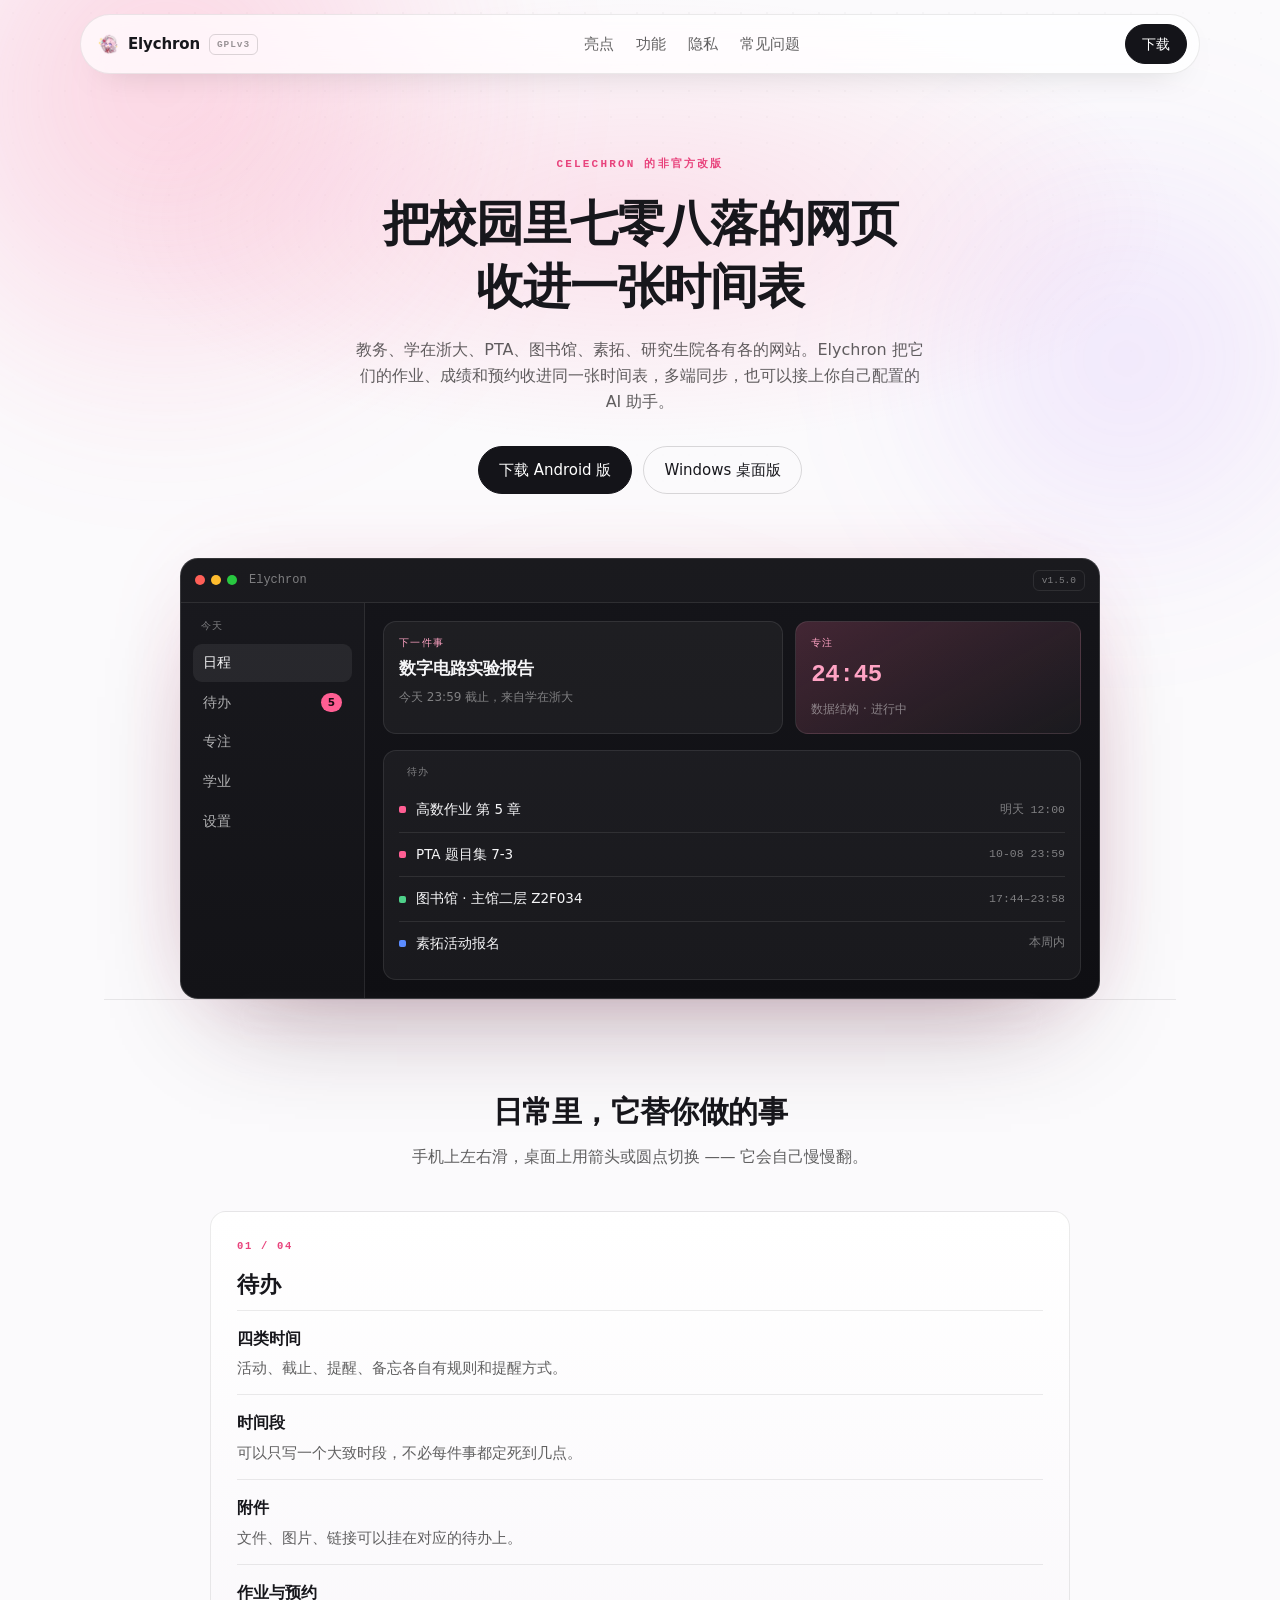
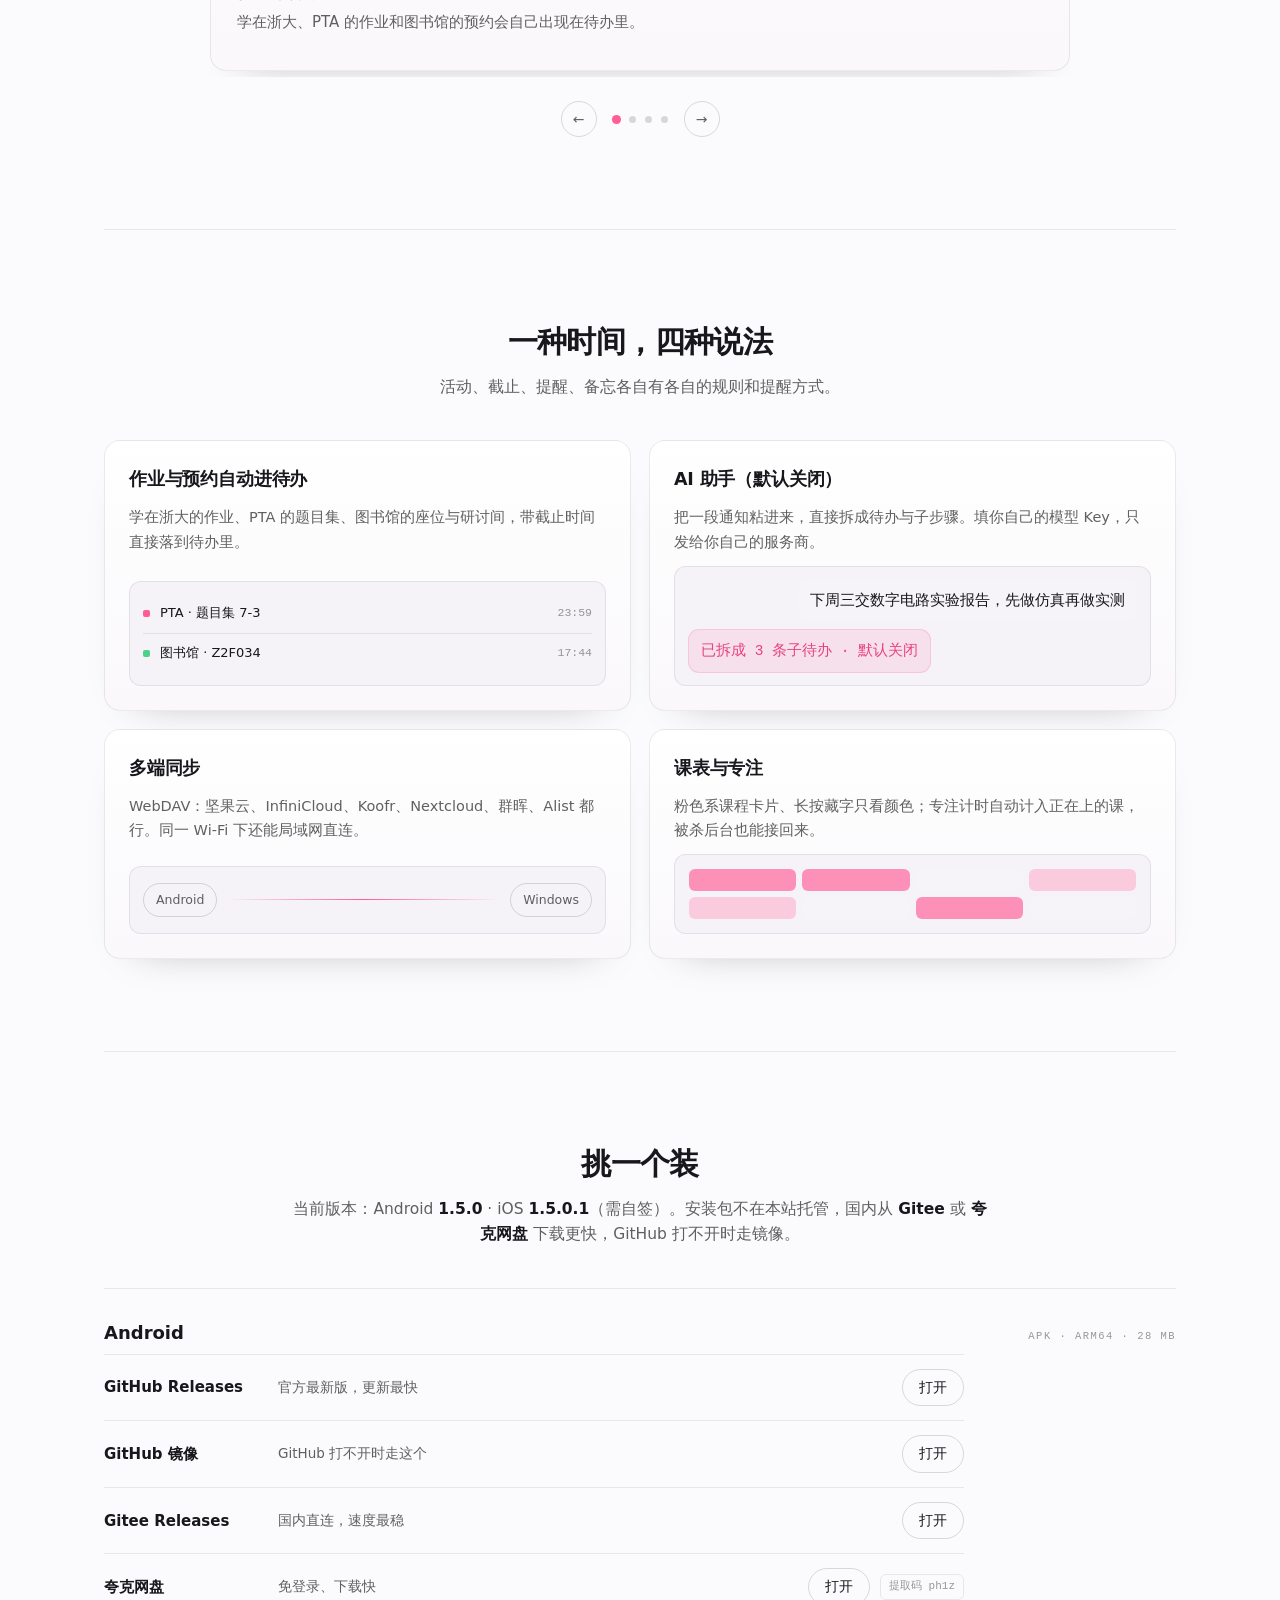
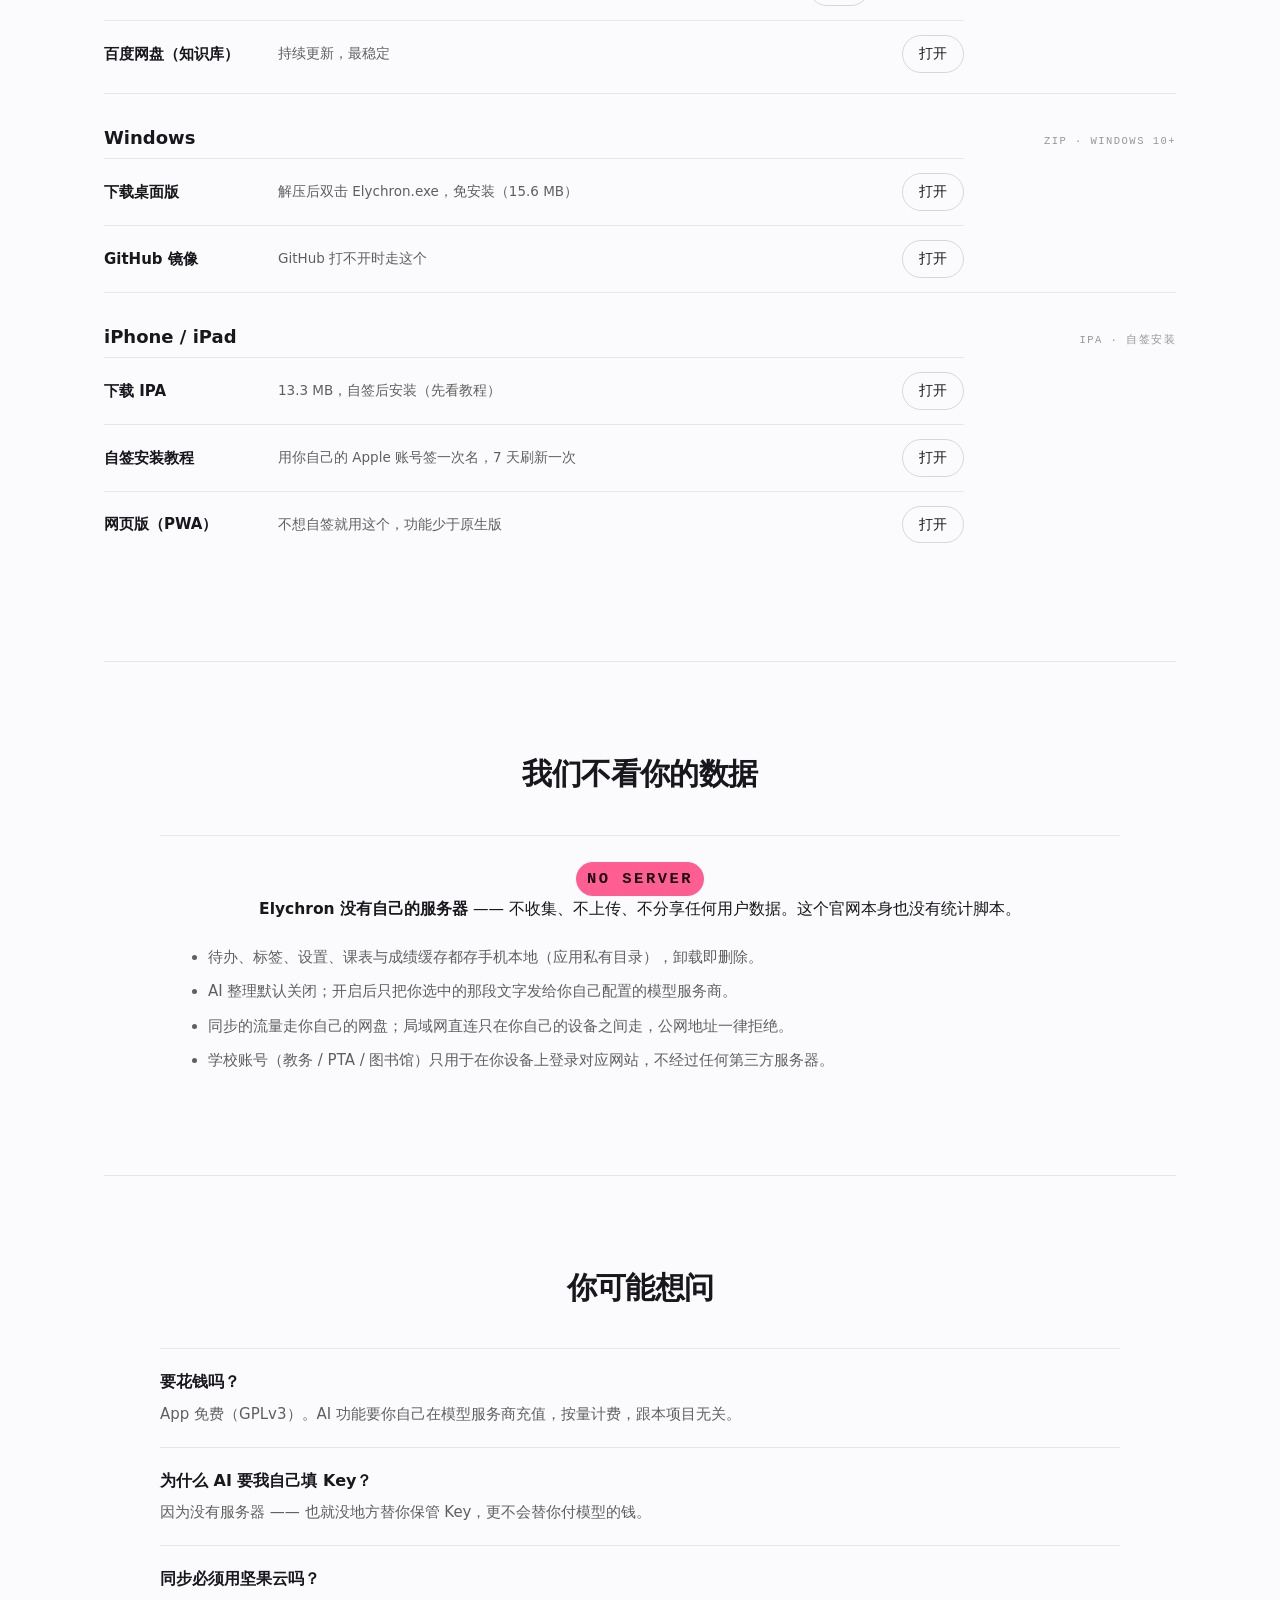
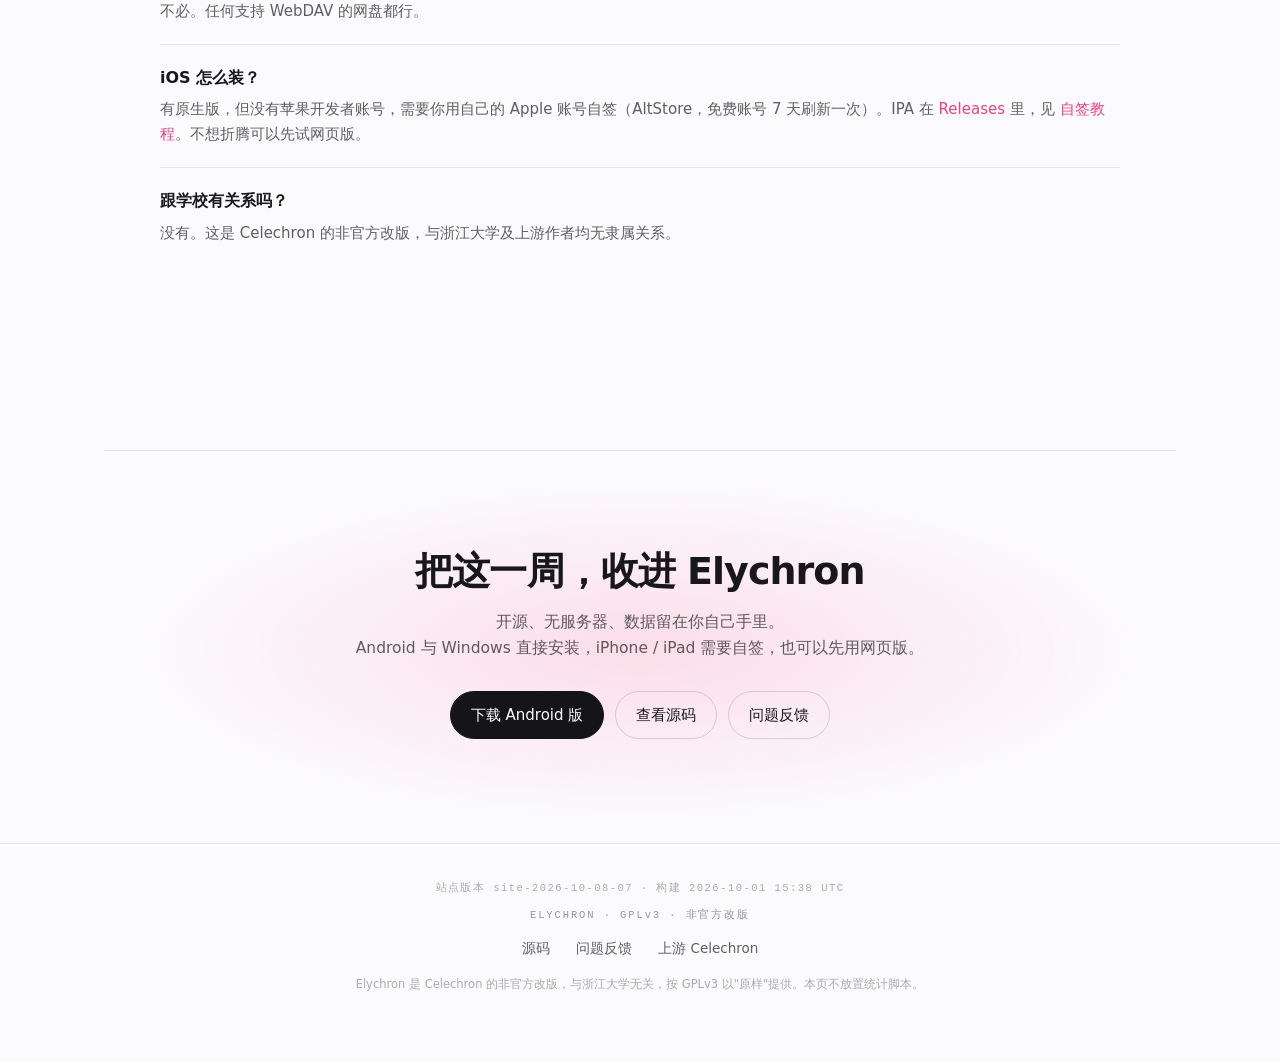
<file: site/index.html>
<!DOCTYPE html>
<html lang="zh-CN">
<head>
<meta charset="utf-8">
<meta name="viewport" content="width=device-width, initial-scale=1, viewport-fit=cover">
<title>Elychron —— 浙大人的时间管理 App</title>
<meta name="description" content="Elychron 是 Celechron 的非官方改版：课表、作业、专注、预约排在同一张时间表上。没有服务器，不收集数据。">
<meta name="theme-color" content="#0A0A0C">
<meta name="apple-mobile-web-app-capable" content="yes">
<meta name="mobile-web-app-capable" content="yes">
<meta name="apple-mobile-web-app-status-bar-style" content="black-translucent">
<meta name="apple-mobile-web-app-title" content="Elychron">
<link rel="manifest" href="manifest.webmanifest">
<link rel="apple-touch-icon" href="icon-180.png">
<link rel="icon" href="icon.png">
<link rel="stylesheet" href="style.css">
</head>
<body>

<div class="bgfield" aria-hidden="true"><i></i><i></i><i></i></div>

<header class="navwrap">
  <div class="nav">
    <a class="logo" href="#top"><img src="icon.png" alt="" width="22" height="22"><span>Elychron</span><span class="tagbadge mono">GPLv3</span></a>
    <nav class="navlinks">
      <a href="#highlights">亮点</a>
      <a href="#features">功能</a>
      <a href="#privacy">隐私</a>
      <a href="#faq">常见问题</a>
    </nav>
    <a class="btn small primary" href="#download">下载</a>
  </div>
</header>

<main id="top">

  <section class="hero">
    <div class="glow" aria-hidden="true"></div>
    <p class="eyebrow mono">Celechron 的非官方改版</p>
    <h1>把校园里七零八落的网页<br>收进一张时间表</h1>
    <p class="lede">教务、学在浙大、PTA、图书馆、素拓、研究生院各有各的网站。Elychron 把它们的作业、成绩和预约收进同一张时间表，多端同步，也可以接上你自己配置的 AI 助手。</p>
    <div class="cta">
      <a class="btn primary" href="#download">下载 Android 版</a>
      <a class="btn" href="#download">Windows 桌面版</a>
    </div>

    <!-- 产品预览：真的 App 界面（不是抽象卡片） -->
    <div class="preview">
      <div class="window">
        <div class="winbar">
          <span class="wdots" aria-hidden="true"><i></i><i></i><i></i></span>
          <span class="wintitle mono">Elychron</span>
          <span class="winpill mono">v1.5.0</span>
        </div>
        <div class="winbody">
          <aside class="winside">
            <p class="wgroup mono">今天</p>
            <span class="witem on">日程</span>
            <span class="witem">待办 <b class="wcount">5</b></span>
            <span class="witem">专注</span>
            <span class="witem">学业</span>
            <span class="witem">设置</span>
          </aside>
          <div class="winmain">
            <div class="wtiles">
              <div class="wtile">
                <p class="mono wtilelabel">下一件事</p>
                <b>数字电路实验报告</b>
                <span class="wsub">今天 23:59 截止，来自学在浙大</span>
              </div>
              <div class="wtile focus">
                <p class="mono wtilelabel">专注</p>
                <b class="num">24:45</b>
                <span class="wsub">数据结构 · 进行中</span>
              </div>
            </div>
            <div class="wlist">
              <p class="wgroup mono">待办</p>
              <div class="wrow"><i class="wdot p"></i><span>高数作业 第 5 章</span><em class="mono">明天 12:00</em></div>
              <div class="wrow"><i class="wdot p"></i><span>PTA 题目集 7-3</span><em class="mono">10-08 23:59</em></div>
              <div class="wrow"><i class="wdot g"></i><span>图书馆 · 主馆二层 Z2F034</span><em class="mono">17:44–23:58</em></div>
              <div class="wrow"><i class="wdot b"></i><span>素拓活动报名</span><em class="mono">本周内</em></div>
            </div>
          </div>
        </div>
      </div>
      <div class="winreflect" aria-hidden="true"></div>
    </div>
  </section>

  <section id="highlights" class="section">
    <div class="shead center">
      <h2>日常里，它替你做的事</h2>
      <p class="sub">手机上左右滑，桌面上用箭头或圆点切换 —— 它会自己慢慢翻。</p>
    </div>
    <div class="slides">
      <div class="strack" id="strack" tabindex="0" role="group" aria-roledescription="carousel" aria-label="Elychron 的四个卖点">
        <article class="sslide">
          <div class="spanel">
            <p class="snum mono">01 / 04</p>
            <h3>待办</h3>
            <ul class="slist">
              <li><b>四类时间</b>活动、截止、提醒、备忘各自有规则和提醒方式。</li>
              <li><b>时间段</b>可以只写一个大致时段，不必每件事都定死到几点。</li>
              <li><b>附件</b>文件、图片、链接可以挂在对应的待办上。</li>
              <li><b>作业与预约</b>学在浙大、PTA 的作业和图书馆的预约会自己出现在待办里。</li>
            </ul>
          </div>
        </article>
        <article class="sslide">
          <div class="spanel">
            <p class="snum mono">02 / 04</p>
            <h3>AI</h3>
            <ul class="slist">
              <li><b>从通知生成</b>把一段通知粘进来，能拆成几条待办。</li>
              <li><b>多种输入</b>文字、截图、图片都能读。</li>
              <li><b>拆解任务</b>大任务可以拆成几步小待办。</li>
              <li><b>默认关闭</b>开启后只把你选中的内容发给你自己配置的模型服务商。</li>
            </ul>
          </div>
        </article>
        <article class="sslide">
          <div class="spanel">
            <p class="snum mono">03 / 04</p>
            <h3>多端同步</h3>
            <ul class="slist">
              <li><b>跨平台</b>Android 与 Windows 共用一套数据。</li>
              <li><b>只走你的网盘</b>同步数据直接存在你自己的网盘里，没有中间服务器。</li>
              <li><b>不需要订阅</b>任何支持 WebDAV 的免费网盘都能用。</li>
              <li><b>局域网</b>同一 Wi-Fi 下的设备可以互相同步。</li>
            </ul>
          </div>
        </article>
        <article class="sslide">
          <div class="spanel">
            <p class="snum mono">04 / 04</p>
            <h3>稳定</h3>
            <ul class="slist">
              <li><b>课表离线可看</b>缓存过的课表，在教务打不开时照常显示。</li>
              <li><b>自动重试</b>一条路不通会换下一条继续试。</li>
              <li><b>后台中断可恢复</b>被杀后台也能接回来接着算。</li>
            </ul>
          </div>
        </article>
      </div>
      <div class="slidebar">
        <button type="button" class="sarrow" data-dir="-1" aria-label="上一个卖点">←</button>
        <div class="sdots">
          <button type="button" class="sdot" aria-label="待办" aria-current="true"></button>
          <button type="button" class="sdot" aria-label="AI" aria-current="false"></button>
          <button type="button" class="sdot" aria-label="多端同步" aria-current="false"></button>
          <button type="button" class="sdot" aria-label="稳定" aria-current="false"></button>
        </div>
        <button type="button" class="sarrow" data-dir="1" aria-label="下一个卖点">→</button>
      </div>
    </div>
  </section>

  <section id="features" class="section">
    <div class="shead center">
      <h2>一种时间，四种说法</h2>
      <p class="sub">活动、截止、提醒、备忘各自有各自的规则和提醒方式。</p>
    </div>
    <div class="fgrid">
      <article class="fpanel">
        <h3>作业与预约自动进待办</h3>
        <p>学在浙大的作业、PTA 的题目集、图书馆的座位与研讨间，带截止时间直接落到待办里。</p>
        <div class="mini">
          <div class="wrow"><i class="wdot p"></i><span>PTA · 题目集 7-3</span><em class="mono">23:59</em></div>
          <div class="wrow"><i class="wdot g"></i><span>图书馆 · Z2F034</span><em class="mono">17:44</em></div>
        </div>
      </article>
      <article class="fpanel">
        <h3>AI 助手（默认关闭）</h3>
        <p>把一段通知粘进来，直接拆成待办与子步骤。填你自己的模型 Key，只发给你自己的服务商。</p>
        <div class="mini chat">
          <p class="bub user">下周三交数字电路实验报告，先做仿真再做实测</p>
          <p class="bub ai mono">已拆成 3 条子待办 · 默认关闭</p>
        </div>
      </article>
      <article class="fpanel">
        <h3>多端同步</h3>
        <p>WebDAV：坚果云、InfiniCloud、Koofr、Nextcloud、群晖、Alist 都行。同一 Wi-Fi 下还能局域网直连。</p>
        <div class="mini sync">
          <span class="dev">Android</span><i class="wire" aria-hidden="true"></i><span class="dev">Windows</span>
        </div>
      </article>
      <article class="fpanel">
        <h3>课表与专注</h3>
        <p>粉色系课程卡片、长按藏字只看颜色；专注计时自动计入正在上的课，被杀后台也能接回来。</p>
        <div class="mini grid">
          <b class="slot a"></b><b class="slot a"></b><b class="slot"></b><b class="slot c"></b>
          <b class="slot c"></b><b class="slot"></b><b class="slot a"></b><b class="slot"></b>
        </div>
      </article>
    </div>
  </section>

  <section id="download" class="section">
    <div class="shead center">
      <h2>挑一个装</h2>
      <p class="sub">当前版本：Android <b>1.5.0</b> · iOS <b>1.5.0.1</b>（需自签）。安装包不在本站托管，国内从 <b>Gitee</b> 或 <b>夸克网盘</b> 下载更快，GitHub 打不开时走镜像。</p>
    </div>
    <div class="platform">
      <div class="p-head"><h3>Android</h3><p class="meta-line mono">APK · arm64 · 28 MB</p></div>
      <ul class="mirrors">
        <li><span class="src">GitHub Releases</span><span class="why">官方最新版，更新最快</span><a class="link" href="https://github.com/Elyyyyyyyyxer/Elychron/releases" rel="noopener">打开</a></li>
        <li><span class="src">GitHub 镜像</span><span class="why">GitHub 打不开时走这个</span><a class="link" href="https://gh-proxy.com/https://github.com/Elyyyyyyyyxer/Elychron/releases" rel="noopener">打开</a></li>
        <li><span class="src">Gitee Releases</span><span class="why">国内直连，速度最稳</span><a class="link" href="https://gitee.com/P3RF3CT/elychron/releases" rel="noopener">打开</a></li>
        <li><span class="src">夸克网盘</span><span class="why">免登录、下载快</span><span class="tail"><a class="link" href="https://pan.quark.cn/s/725d6fece33c?pwd=ph1z" rel="noopener">打开</a><span class="code">提取码 ph1z</span></span></li>
        <li><span class="src">百度网盘（知识库）</span><span class="why">持续更新，最稳定</span><a class="link" href="https://pan.baidu.com/s/5JESajDQxoDwxLIq6WSsbZA" rel="noopener">打开</a></li>
      </ul>
    </div>
    <div class="platform">
      <div class="p-head"><h3>Windows</h3><p class="meta-line mono">ZIP · Windows 10+</p></div>
      <ul class="mirrors">
        <li><span class="src">下载桌面版</span><span class="why">解压后双击 Elychron.exe，免安装（15.6 MB）</span><a class="link" href="https://github.com/Elyyyyyyyyxer/Elychron/releases/download/v1.5.0-elychron.1/Elychron-v1.5.0-windows-x64.zip" rel="noopener">打开</a></li>
        <li><span class="src">GitHub 镜像</span><span class="why">GitHub 打不开时走这个</span><a class="link" href="https://gh-proxy.com/https://github.com/Elyyyyyyyyxer/Elychron/releases/download/v1.5.0-elychron.1/Elychron-v1.5.0-windows-x64.zip" rel="noopener">打开</a></li>
      </ul>
    
    <div class="platform">
      <div class="p-head"><h3>iPhone / iPad</h3><p class="meta-line mono">IPA · 自签安装</p></div>
      <ul class="mirrors">
        <li><span class="src">下载 IPA</span><span class="why">13.3 MB，自签后安装（先看教程）</span><a class="link" href="https://github.com/Elyyyyyyyyxer/Elychron/releases/download/v1.5.0.1-ios/Elychron-1.5.0.1-ios.ipa" rel="noopener">打开</a></li>
        <li><span class="src">自签安装教程</span><span class="why">用你自己的 Apple 账号签一次名，7 天刷新一次</span><a class="link" href="https://github.com/Elyyyyyyyyxer/Elychron/blob/main/docs/ios-self-sign-guide.md" rel="noopener">打开</a></li>
        <li><span class="src">网页版（PWA）</span><span class="why">不想自签就用这个，功能少于原生版</span><a class="link" href="./" rel="noopener">打开</a></li>
      </ul>
    </div>
  </section>

  <section id="privacy" class="section">
    <div class="shead center">
      <h2>我们不看你的数据</h2>
    </div>
    <div class="seal">
      <p class="seal-tag mono">NO SERVER</p>
      <p><b>Elychron 没有自己的服务器</b> —— 不收集、不上传、不分享任何用户数据。这个官网本身也没有统计脚本。</p>
    </div>
    <ul class="bullets">
      <li>待办、标签、设置、课表与成绩缓存都存手机本地（应用私有目录），卸载即删除。</li>
      <li>AI 整理默认关闭；开启后只把你选中的那段文字发给你自己配置的模型服务商。</li>
      <li>同步的流量走你自己的网盘；局域网直连只在你自己的设备之间走，公网地址一律拒绝。</li>
      <li>学校账号（教务 / PTA / 图书馆）只用于在你设备上登录对应网站，不经过任何第三方服务器。</li>
    </ul>
  </section>

  <section id="faq" class="section">
    <div class="shead center"><h2>你可能想问</h2></div>
    <dl class="faq">
      <div><dt>要花钱吗？</dt><dd>App 免费（GPLv3）。AI 功能要你自己在模型服务商充值，按量计费，跟本项目无关。</dd></div>
      <div><dt>为什么 AI 要我自己填 Key？</dt><dd>因为没有服务器 —— 也就没地方替你保管 Key，更不会替你付模型的钱。</dd></div>
      <div><dt>同步必须用坚果云吗？</dt><dd>不必。任何支持 WebDAV 的网盘都行。</dd></div>
      <div><dt>iOS 怎么装？</dt><dd>有原生版，但没有苹果开发者账号，需要你用自己的 Apple 账号自签（AltStore，免费账号 7 天刷新一次）。IPA 在 <a href="https://github.com/Elyyyyyyyyxer/Elychron/releases/tag/v1.5.0.1-ios" rel="noopener">Releases</a> 里，见 <a href="https://github.com/Elyyyyyyyyxer/Elychron/blob/main/docs/ios-self-sign-guide.md" rel="noopener">自签教程</a>。不想折腾可以先试网页版。</dd></div>
      <div><dt>跟学校有关系吗？</dt><dd>没有。这是 Celechron 的非官方改版，与浙江大学及上游作者均无隶属关系。</dd></div>
    </dl>
  </section>

  <section class="endcta">
    <div class="glow" aria-hidden="true"></div>
    <h2>把这一周，收进 Elychron</h2>
    <p class="sub">开源、无服务器、数据留在你自己手里。<br>Android 与 Windows 直接安装，iPhone / iPad 需要自签，也可以先用网页版。</p>
    <div class="cta">
      <a class="btn primary" href="#download">下载 Android 版</a>
      <a class="btn" href="https://github.com/Elyyyyyyyyxer/Elychron" rel="noopener">查看源码</a>
      <a class="btn" href="https://github.com/Elyyyyyyyyxer/Elychron/issues" rel="noopener">问题反馈</a>
    </div>
  </section>

</main>

<footer class="footer">
  <p class="sitever mono">站点版本 site-2026-10-08-07 · 构建 2026-10-01 15:38 UTC</p>
  <p class="brandline mono">ELYCHRON · GPLv3 · 非官方改版</p>
  <p class="links">
    <a href="https://github.com/Elyyyyyyyyxer/Elychron" rel="noopener">源码</a>
    <a href="https://github.com/Elyyyyyyyyxer/Elychron/issues" rel="noopener">问题反馈</a>
    <a href="https://github.com/Celechron/Celechron" rel="noopener">上游 Celechron</a>
  </p>
  <p class="fine">Elychron 是 Celechron 的非官方改版，与浙江大学无关，按 GPLv3 以"原样"提供。本页不放置统计脚本。</p>
</footer>

<div class="ios-hint" id="iosHint" hidden>
  <span>在 iPhone 上装成 App：点底部<b>分享</b> → <b>添加到主屏幕</b></span>
  <button type="button" id="iosHintOk">知道了</button>
</div>

<script>
(function(){
  /* ===== 卖点分页：scroll-snap + 圆点 / 箭头同步 ===== */
  var track = document.getElementById('strack');
  if (track){
    var slides = Array.prototype.slice.call(track.querySelectorAll('.sslide'));
    var dots = Array.prototype.slice.call(document.querySelectorAll('.sdot'));
    var arrows = Array.prototype.slice.call(document.querySelectorAll('.sarrow'));
    var reduce = !!(window.matchMedia && window.matchMedia('(prefers-reduced-motion: reduce)').matches);
    function stepSize(){
      if (slides.length < 2) return slides.length ? slides[0].offsetWidth : 1;
      return slides[1].offsetLeft - slides[0].offsetLeft;
    }
    function current(){
      var st = stepSize() || 1;
      var i = Math.round(track.scrollLeft / st);
      return Math.max(0, Math.min(slides.length - 1, i));
    }
    function sync(){
      var i = current();
      for (var d=0; d<dots.length; d++) dots[d].setAttribute('aria-current', d===i ? 'true' : 'false');
    }
    function go(i){
      i = Math.max(0, Math.min(slides.length - 1, i));
      var st = stepSize();
      if (track.scrollTo) track.scrollTo({ left: i*st, behavior: reduce ? 'auto' : 'smooth' });
      else track.scrollLeft = i*st;
    }
    var ticking = false;
    track.addEventListener('scroll', function(){
      if (ticking) return; ticking = true;
      requestAnimationFrame(function(){ sync(); ticking = false; });
    }, { passive: true });
    dots.forEach(function(dot, i){ dot.addEventListener('click', function(){ go(i); }); });
    arrows.forEach(function(a){
      a.addEventListener('click', function(){ go(current() + (parseInt(a.getAttribute('data-dir'), 10) || 0)); });
    });
    track.addEventListener('keydown', function(e){
      if (e.key === 'ArrowRight'){ go(current() + 1); e.preventDefault(); }
      else if (e.key === 'ArrowLeft'){ go(current() - 1); e.preventDefault(); }
    });
    window.addEventListener('resize', sync);
    sync();

    // ===== 自动轮播 =====
    var AUTO_MS = 6000, holdUntil = 0, timer = 0;
    function hold(ms){ holdUntil = Date.now() + ms; }
    function tick(){
      if (Date.now() < holdUntil || document.hidden) return;
      go((current() + 1) % slides.length);
    }
    if (!reduce && slides.length > 1){
      timer = setInterval(tick, AUTO_MS);
      // 用户一旦手动操作，暂停一会儿再继续
      track.addEventListener('pointerdown', function(){ hold(12000); }, { passive: true });
      track.addEventListener('wheel', function(){ hold(12000); }, { passive: true });
      track.addEventListener('keydown', function(){ hold(12000); });
      dots.forEach(function(d){ d.addEventListener('click', function(){ hold(12000); }); });
      arrows.forEach(function(a){ a.addEventListener('click', function(){ hold(12000); }); });
      document.addEventListener('visibilitychange', function(){ if (!document.hidden) hold(1500); });
    }
  }
})();
</script>

<script>
  if ('serviceWorker' in navigator) {
    window.addEventListener('load', function () { navigator.serviceWorker.register('sw.js').catch(function () {}); });
  }
  (function () {
    var hint = document.getElementById('iosHint');
    if (!hint) return;
    var standalone = (window.navigator.standalone === true) ||
      (window.matchMedia && window.matchMedia('(display-mode: standalone)').matches);
    var ua = navigator.userAgent;
    var isIOS = /iPhone|iPad|iPod/.test(ua) || (/Macintosh/.test(ua) && 'ontouchend' in document);
    var isSafari = /Safari/.test(ua) && !/CriOS|FxiOS|EdgiOS|Instagram|MicroMessenger/.test(ua);
    var seen = false;
    try { seen = localStorage.getItem('ely_ios_hint') === '1'; } catch (e) {}
    if (isIOS && isSafari && !standalone && !seen) hint.hidden = false;
    document.getElementById('iosHintOk').addEventListener('click', function () {
      hint.hidden = true;
      try { localStorage.setItem('ely_ios_hint', '1'); } catch (e) {}
    });
  })();
</script>
</body>
</html>
</file>
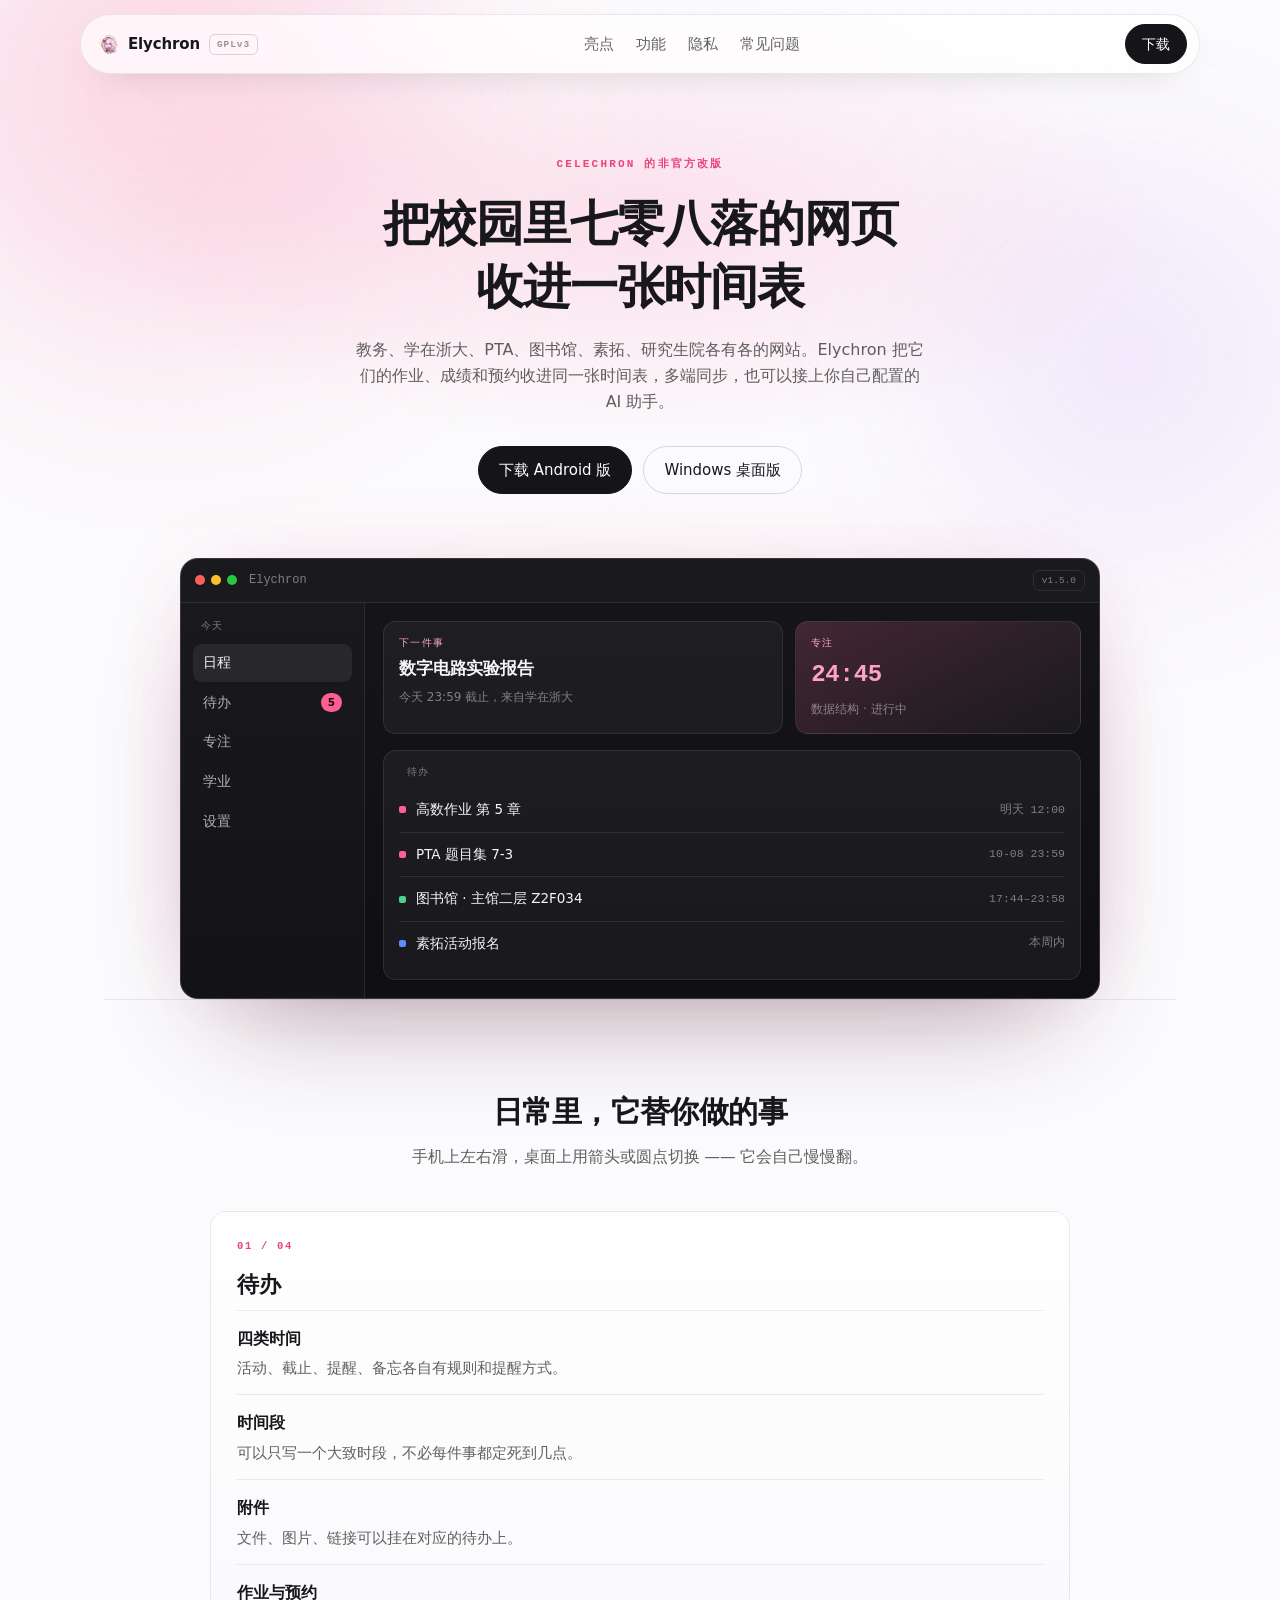
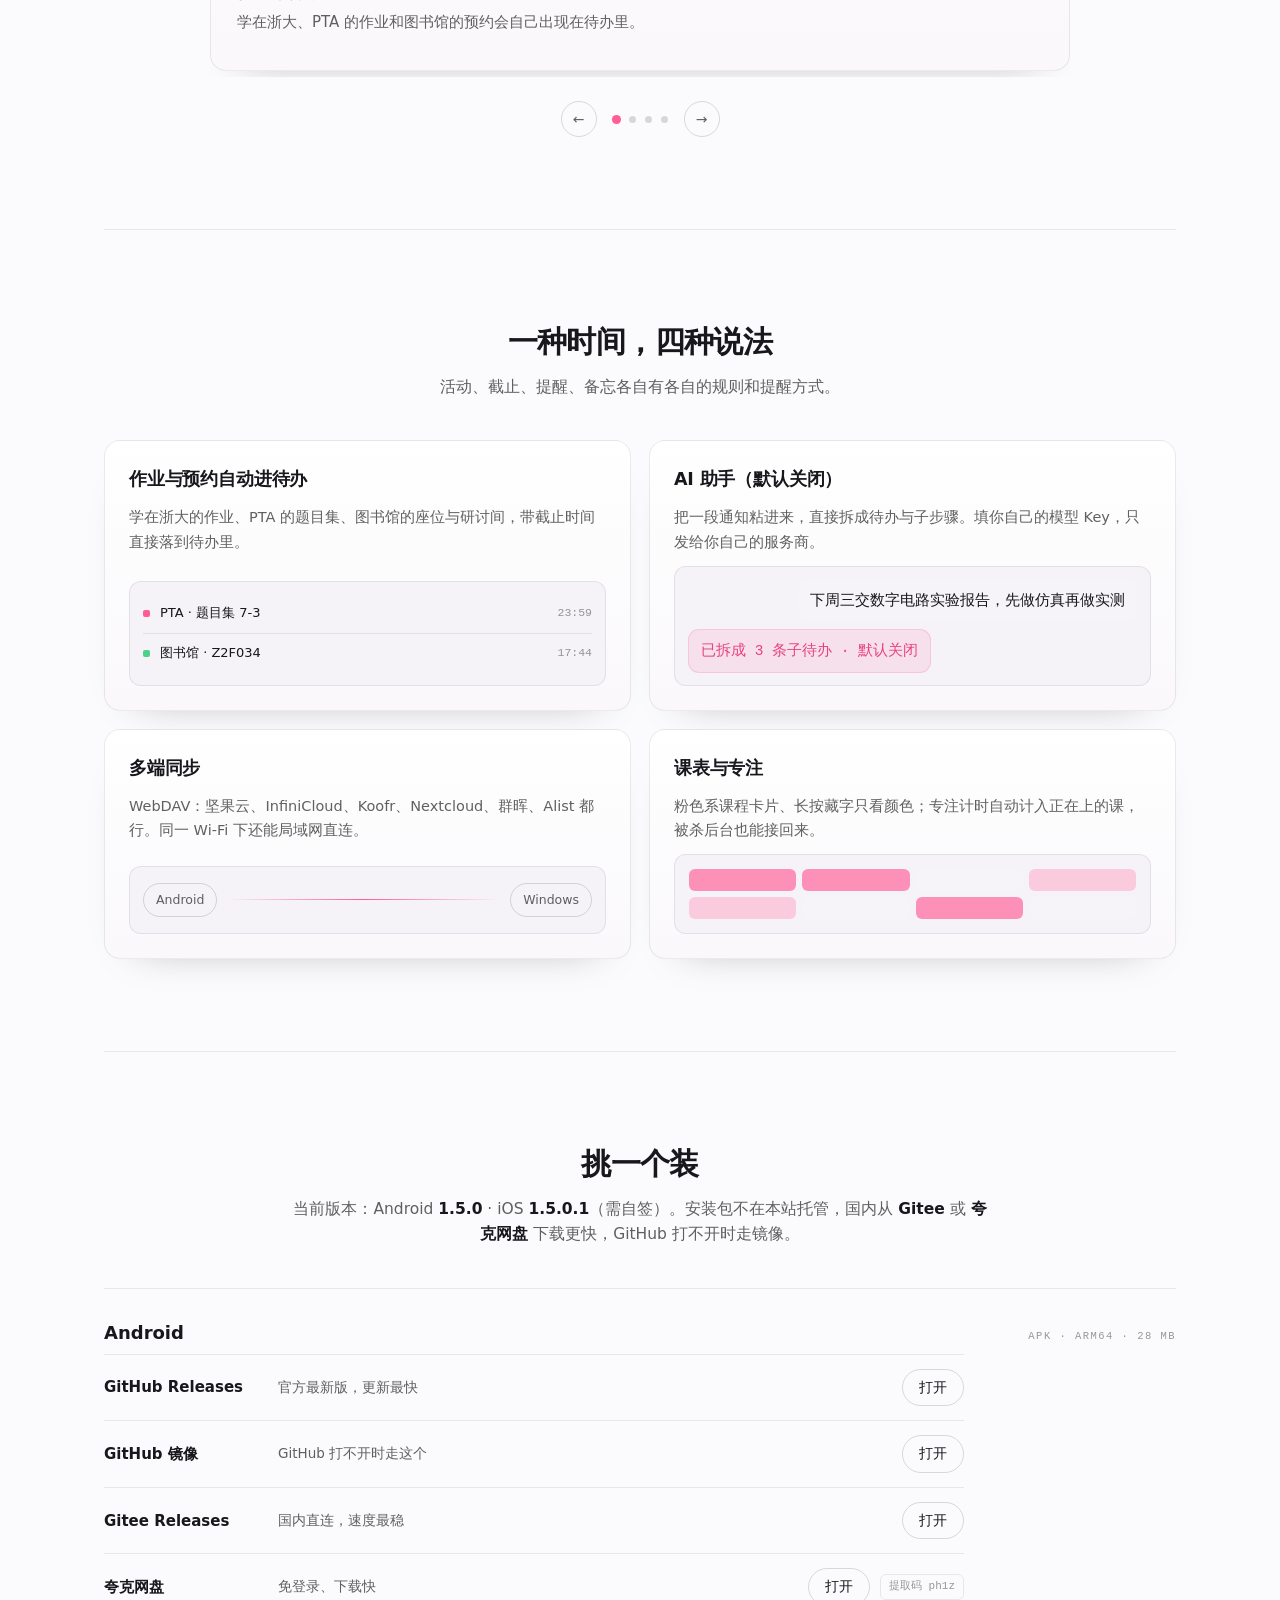
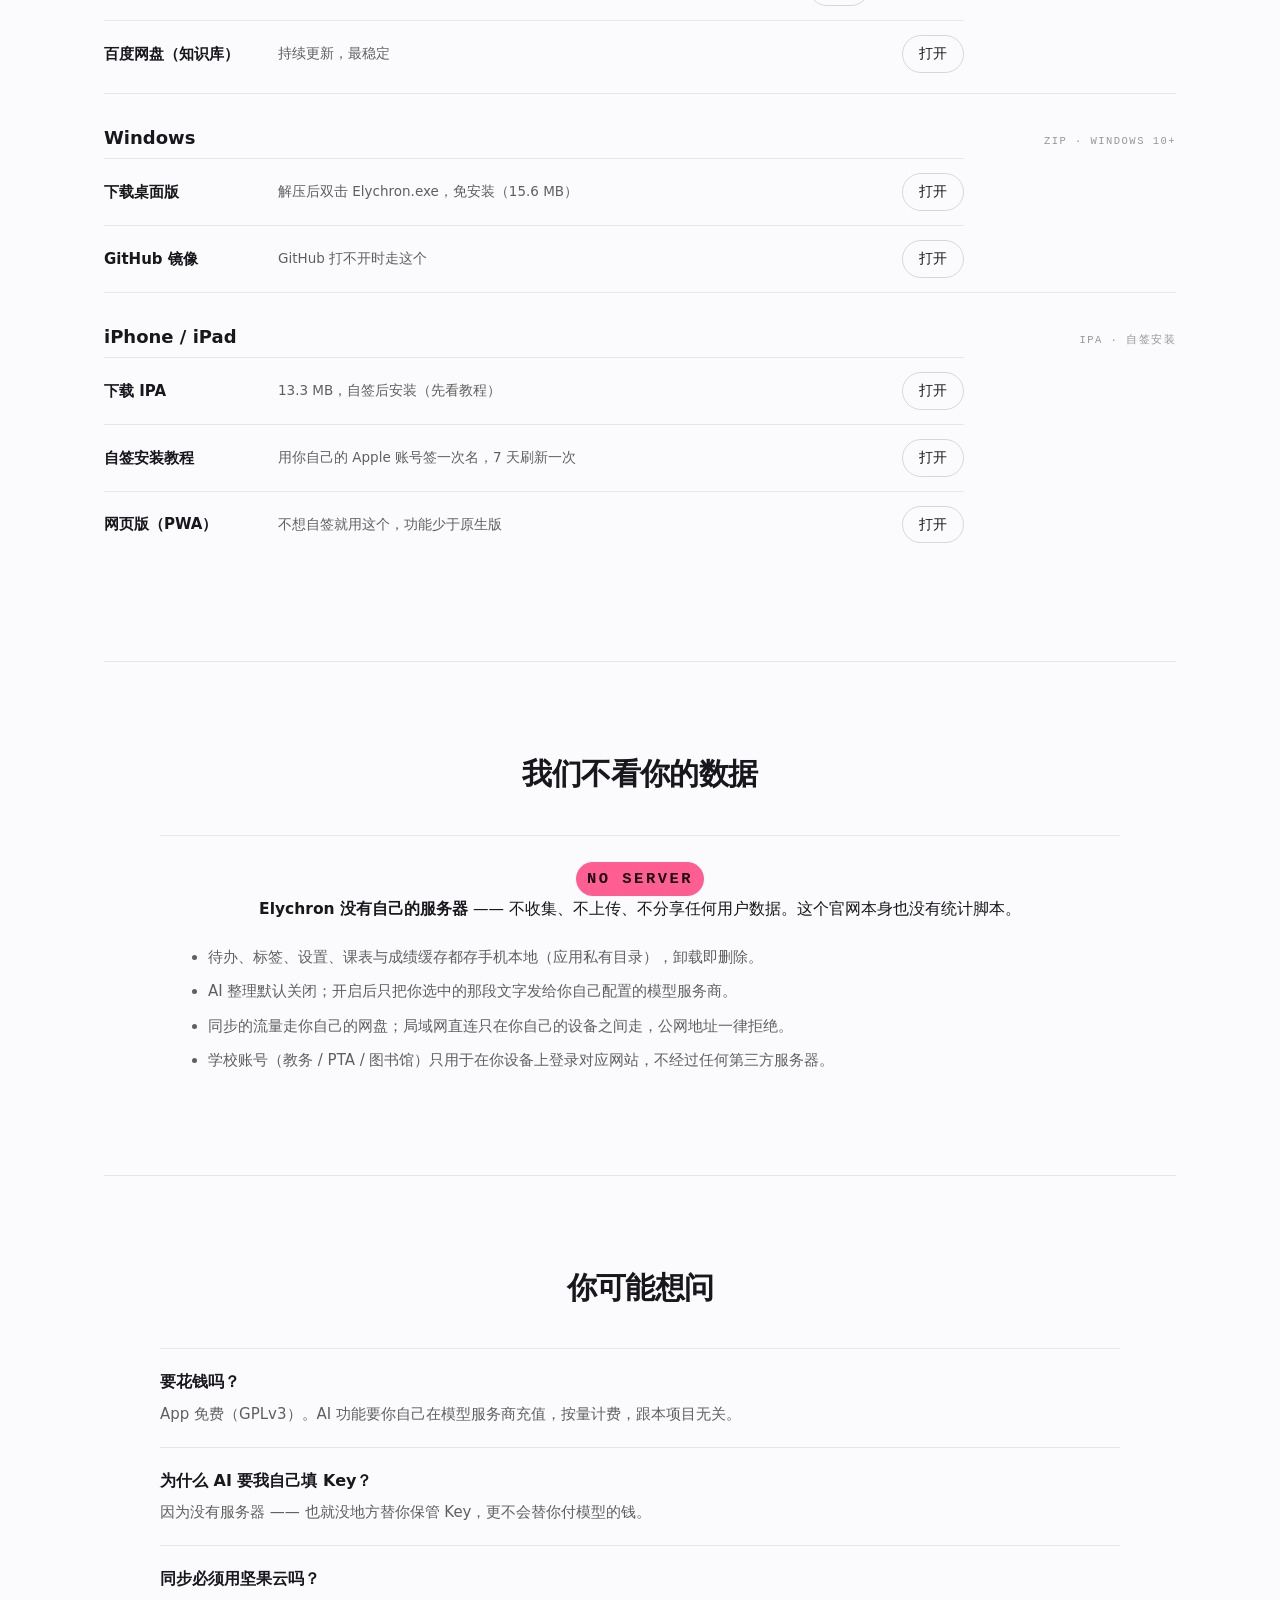
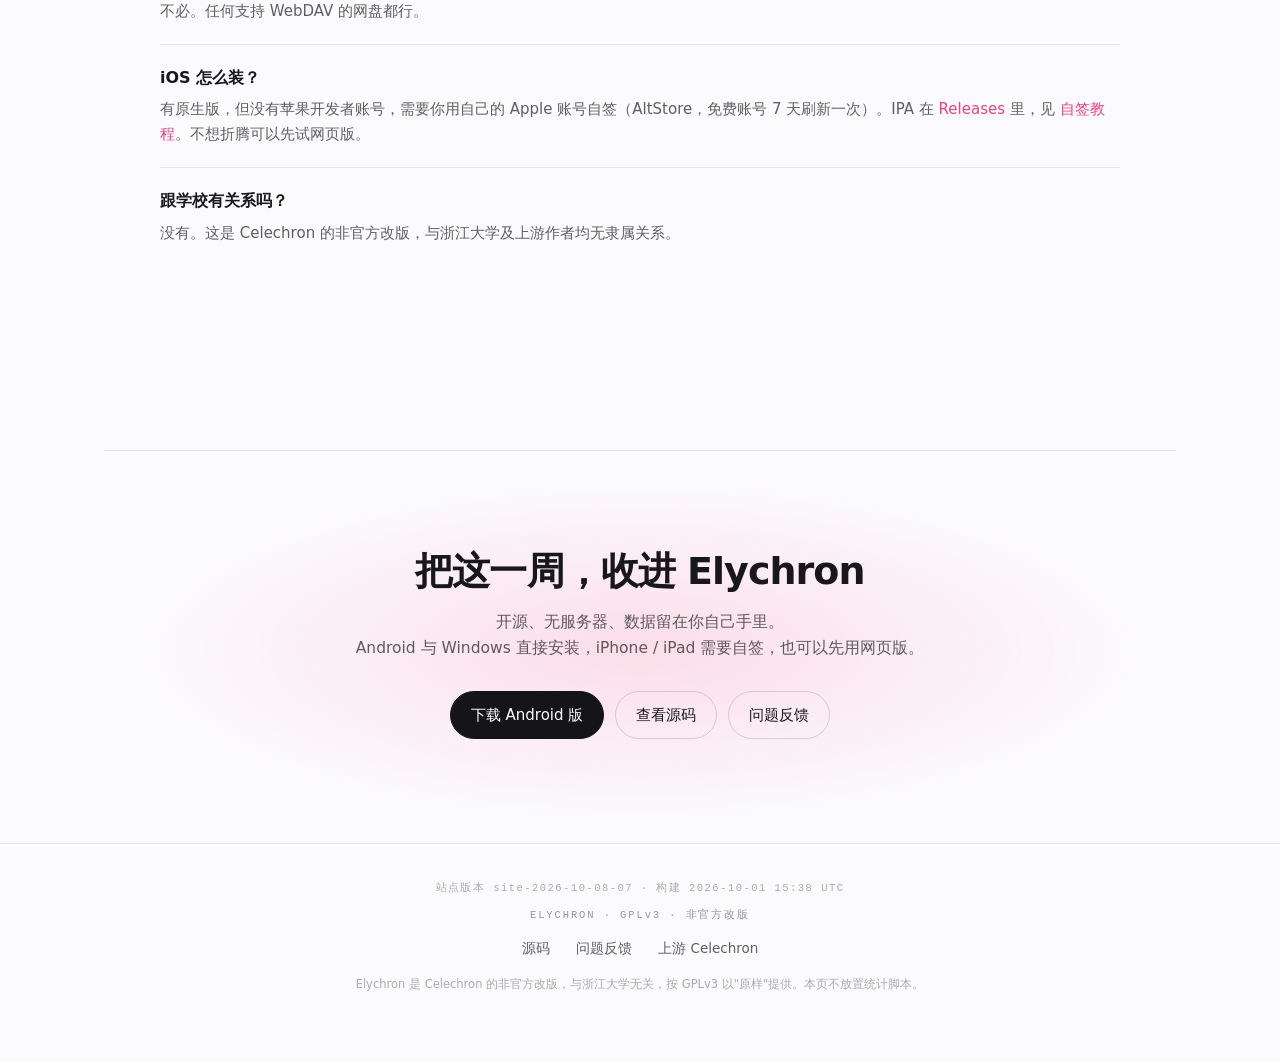
<file: site/deploy/index.html>
<!DOCTYPE html>
<html lang="zh-CN">
<head>
<meta charset="utf-8">
<meta name="viewport" content="width=device-width, initial-scale=1, viewport-fit=cover">
<title>Elychron —— 浙大人的时间管理 App</title>
<meta name="description" content="Elychron 是 Celechron 的非官方改版：课表、作业、专注、预约排在同一张时间表上。没有服务器，不收集数据。">
<meta name="theme-color" content="#0A0A0C">
<meta name="apple-mobile-web-app-capable" content="yes">
<meta name="mobile-web-app-capable" content="yes">
<meta name="apple-mobile-web-app-status-bar-style" content="black-translucent">
<meta name="apple-mobile-web-app-title" content="Elychron">
<!-- 单文件版暂不含 manifest/sw -->
<link rel="apple-touch-icon" href="[data-uri]">
<link rel="icon" href="[data-uri]">
<style>
/* ============================================================
   Elychron 官网 —— 深色氛围 + 粉色点缀
   参考 deepseek.com/harness 的表达方式（不是只抄令牌）：
   深色渐变底 + 光晕、真实产品窗口悬浮、分区是带内容的面板、
   收尾有强光晕的 CTA、导航是浮起的胶囊。
   ============================================================ */
:root{
  --bg:#FBFAFC; --bg-2:#F4F1F5; --surface:#FFFFFF; --surface-2:#F7F5F8;
  --ink:#17171C; --ink-2:rgba(0,0,0,.62); --ink-3:rgba(0,0,0,.40);
  --line:rgba(0,0,0,.08); --line-2:rgba(0,0,0,.14);
  --btn:#141419; --btn-text:#fff;
  --pink:#FF5E93; --pink-2:#E8437C; --pink-glow:rgba(255,94,147,.22);
  --pill:100px; --r:16px; --maxw:1120px;
  --font:-apple-system,BlinkMacSystemFont,"PingFang SC","HarmonyOS Sans SC","Microsoft YaHei",system-ui,sans-serif;
  --mono:ui-monospace,SFMono-Regular,Menlo,Consolas,monospace;
}
*{box-sizing:border-box}
html{scroll-behavior:smooth}
body{
  margin:0; background:var(--bg); color:var(--ink); font:16px/1.6 var(--font);
  -webkit-font-smoothing:antialiased; overflow-x:hidden;
}
body::before, body::after{display:none}
  content:""; position:fixed; inset:0; z-index:0; pointer-events:none; opacity:.5;
  background-image:radial-gradient(rgba(255,255,255,.055) 1px, transparent 1px);
  background-size:26px 26px;
  -webkit-mask-image:radial-gradient(120% 80% at 50% 0%, #000 20%, transparent 78%);
  mask-image:radial-gradient(120% 80% at 50% 0%, #000 20%, transparent 78%);

a, a:link, a:visited{color:inherit; text-decoration:none}
a:active{color:inherit}
.navlinks a, .navlinks a:link, .navlinks a:visited{color:var(--ink-2)}
.navlinks a:hover{color:var(--ink)}
.links a, .links a:link, .links a:visited{color:var(--ink-2)}
.mirrors .src, .mirrors .src:link, .mirrors .src:visited{color:var(--ink)}
.faq a, .faq a:link, .faq a:visited{color:var(--pink-2)}
a:hover{color:var(--pink-2)}
.mono{font-family:var(--mono); font-variant-numeric:tabular-nums}
:focus-visible{outline:2px solid var(--pink); outline-offset:3px; border-radius:8px}
main, .navwrap, .footer{position:relative; z-index:1}
main{max-width:var(--maxw); margin:0 auto; padding:0 24px}

/* ===== 浮起的胶囊导航 ===== */
.navwrap{position:sticky; top:14px; z-index:50; padding:0 24px}
.nav{max-width:var(--maxw); margin:0 auto; display:flex; align-items:center; justify-content:space-between; gap:16px;
  padding:9px 12px 9px 16px; border-radius:var(--pill);
  background:rgba(18,18,22,.72); border:1px solid var(--line);
  backdrop-filter:saturate(160%) blur(18px); box-shadow:0 18px 44px -30px #000}
.logo{display:flex; align-items:center; gap:9px; font-size:15px; font-weight:600; letter-spacing:-.01em}
.logo img{width:22px; height:22px; border-radius:7px}
.tagbadge{padding:2px 7px; border:1px solid var(--line-2); border-radius:6px; font-size:9.5px; letter-spacing:.1em; color:var(--ink-3)}
.navlinks{display:flex; align-items:center; gap:22px; font-size:14.5px; color:var(--ink-2)}
.navlinks a:hover{color:var(--ink)}
.btn{display:inline-flex; align-items:center; justify-content:center; gap:8px; padding:11px 20px;
  border-radius:var(--pill); border:1px solid var(--line-2); font-size:15px; font-weight:500; color:var(--ink);
  background:transparent; transition:background .18s ease, border-color .18s ease, transform .18s ease, color .18s ease}
.btn:hover{border-color:var(--ink-3); background:rgba(255,255,255,.05)}
.btn.primary{background:var(--btn); border-color:var(--btn); color:var(--btn-text)}
.btn.primary:hover{transform:translateY(-1px); background:#000; color:#fff}
.btn.small{padding:8px 16px; font-size:14px}

/* ===== Hero ===== */
.hero{position:relative; padding:96px 0 0; text-align:center}
.glow{position:absolute; left:50%; top:-160px; width:120vw; height:640px; transform:translateX(-50%);
  z-index:-1; pointer-events:none;
  background:radial-gradient(50% 50% at 50% 50%,var(--pink-glow),transparent 70%)}
.eyebrow{margin:0 0 18px; font-size:11px; letter-spacing:.2em; text-transform:uppercase; color:var(--pink-2); font-weight:600}
.hero h1{margin:0 auto 18px; max-width:20em; font-size:clamp(28px,4.4vw,48px); font-weight:600; letter-spacing:-.025em; line-height:1.32}
.lede{margin:0 auto 30px; max-width:36em; font-size:16px; line-height:1.65; color:var(--ink-2)}
.cta{display:flex; gap:11px; justify-content:center; flex-wrap:wrap}

/* ===== 产品预览：真实的 App 窗口 ===== */
.preview{position:relative; margin:64px auto 0; max-width:920px}
.window{position:relative; border-radius:18px; overflow:hidden; text-align:left;
  background:linear-gradient(180deg,#15151A,#0F0F13); border:1px solid var(--line-2);
  box-shadow:0 60px 120px -60px #000, 0 0 0 1px rgba(0,0,0,.6), 0 0 90px -30px var(--pink-glow)}
.winbar{display:flex; align-items:center; gap:12px; padding:11px 14px; border-bottom:1px solid var(--line);
  background:rgba(255,255,255,.02)}
.wdots{display:flex; gap:6px}
.wdots i{width:10px; height:10px; border-radius:50%}
.wdots i:nth-child(1){background:#FF5F57}.wdots i:nth-child(2){background:#FEBC2E}.wdots i:nth-child(3){background:#28C840}
.wintitle{font-size:12px; color:var(--ink-3)}
.winpill{margin-left:auto; padding:2px 8px; border:1px solid var(--line); border-radius:6px; font-size:9.5px; color:var(--ink-3)}
.winbody{display:grid; grid-template-columns:184px 1fr; min-height:392px}
.winside{display:flex; flex-direction:column; gap:2px; padding:16px 12px; border-right:1px solid var(--line);
  background:rgba(255,255,255,.015)}
.wgroup{margin:0 0 8px; padding-left:8px; font-size:9.5px; letter-spacing:.14em; color:var(--ink-3)}
.witem{padding:8px 10px; border-radius:9px; font-size:13.5px; color:var(--ink-2); display:flex; align-items:center; gap:8px}
.witem.on{background:rgba(255,255,255,.06); color:var(--ink)}
.wcount{margin-left:auto; padding:1px 7px; border-radius:var(--pill); background:var(--pink); color:#1a0a12; font-size:10.5px; font-weight:700}
.winmain{display:flex; flex-direction:column; gap:16px; padding:18px}
.wtiles{display:grid; grid-template-columns:1.4fr 1fr; gap:12px}
.wtile{padding:14px 15px; border-radius:13px; background:var(--surface); border:1px solid var(--line);
  display:flex; flex-direction:column; gap:5px}
.wtile.focus{background:linear-gradient(150deg,rgba(255,111,160,.14),rgba(255,255,255,.02))}
.wtilelabel{margin:0; font-size:9.5px; letter-spacing:.14em; color:var(--pink-2)}
.wtile b{font-size:16.5px; font-weight:600; letter-spacing:-.01em}
.wtile .num{font-family:var(--mono); font-size:24px; color:var(--pink-2)}
.wsub{font-size:12px; color:var(--ink-3)}
.wlist{display:flex; flex-direction:column; padding:14px 15px; border-radius:13px; background:var(--surface); border:1px solid var(--line)}
.wrow{display:flex; align-items:center; gap:10px; padding:11px 0; border-top:1px solid var(--line); font-size:13.5px; color:var(--ink)}
.wrow:first-of-type{border-top:0}
.wrow em{margin-left:auto; font-style:normal; font-size:11.5px; color:var(--ink-3)}
.wdot{width:7px; height:7px; border-radius:2px; flex:0 0 auto}
.wdot.p{background:var(--pink)}.wdot.g{background:#4ED08A}.wdot.b{background:#5B8CFF}
.winreflect{position:absolute; left:6%; right:6%; top:100%; height:120px; border-radius:18px;
  background:linear-gradient(180deg,rgba(255,255,255,.05),transparent 70%); filter:blur(6px); opacity:.6}

/* ===== 分节 ===== */
.section{padding:92px 0; border-top:1px solid var(--line)}
.shead{margin:0 0 40px}
.shead.center{text-align:center; margin-left:auto; margin-right:auto; max-width:44em}
.section h2{margin:0 0 12px; font-size:clamp(21px,2.6vw,30px); font-weight:600; letter-spacing:-.02em; line-height:1.36}
.sub{margin:0; font-size:15.5px; color:var(--ink-2); line-height:1.65}
.sub b{color:var(--ink); font-weight:600}

/* 卖点：内容面板 + 左右翻页 */
.slides{max-width:860px; margin:0 auto}
.strack{display:flex; gap:18px; overflow-x:auto; scroll-snap-type:x mandatory; -webkit-overflow-scrolling:touch;
  scrollbar-width:none; outline:none; padding-bottom:6px}
.strack::-webkit-scrollbar{display:none}
.strack:focus-visible{outline:2px solid var(--pink); outline-offset:6px; border-radius:18px}
.sslide{flex:0 0 100%; scroll-snap-align:start; box-sizing:border-box}
.spanel{padding:26px 26px 22px; border-radius:var(--r); border:1px solid var(--line);
  background:linear-gradient(180deg,rgba(255,255,255,.045),rgba(255,255,255,.015))}
.snum{margin:0 0 12px; font-size:10.5px; letter-spacing:.16em; color:var(--pink-2); font-weight:600}
.spanel h3{margin:0 0 8px; font-size:22px; font-weight:600; letter-spacing:-.02em}
.slist{list-style:none; margin:0; padding:0}
.slist li{padding:15px 0 14px; border-top:1px solid var(--line); font-size:15px; color:var(--ink-2); line-height:1.6}
.slist b{display:block; margin-bottom:5px; font-size:16px; font-weight:600; color:var(--ink)}
.slidebar{display:flex; align-items:center; justify-content:center; gap:16px; margin-top:24px}
.sarrow{width:36px; height:36px; padding:0; border:1px solid var(--line-2); border-radius:var(--pill);
  background:transparent; color:var(--ink-2); font:inherit; font-size:14px; cursor:pointer; line-height:1}
.sarrow:hover{border-color:var(--ink-3); color:var(--ink)}
.sdots{display:flex; gap:9px}
.sdot{width:7px; height:7px; padding:0; border:0; border-radius:50%; background:var(--line-2); cursor:pointer;
  transition:background .2s, transform .2s}
.sdot[aria-current="true"]{background:var(--pink); transform:scale(1.3)}

/* 功能：2×2 带内容的面板 */
.fgrid{display:grid; gap:18px; grid-template-columns:repeat(2,minmax(0,1fr))}
.fpanel{padding:24px; border-radius:var(--r); border:1px solid var(--line);
  background:linear-gradient(180deg,rgba(255,255,255,.045),rgba(255,255,255,.012));
  display:flex; flex-direction:column; gap:12px}
.fpanel h3{margin:0; font-size:17.5px; font-weight:600; letter-spacing:-.01em}
.fpanel p{margin:0; font-size:14.5px; color:var(--ink-2); line-height:1.66}
.mini{margin-top:auto; padding:12px 13px; border-radius:12px; background:rgba(0,0,0,.32); border:1px solid var(--line);
  display:flex; flex-direction:column; gap:0}
.mini .wrow{font-size:13px; padding:9px 0}
.mini.chat{gap:8px}
.bub{margin:0; padding:9px 12px; border-radius:11px; font-size:12.5px; line-height:1.5; max-width:92%}
.bub.user{align-self:flex-end; background:rgba(255,255,255,.09); color:var(--ink)}
.bub.ai{align-self:flex-start; background:rgba(255,111,160,.14); color:var(--pink-2); border:1px solid rgba(255,111,160,.24)}
.mini.sync{flex-direction:row; align-items:center; justify-content:space-between; gap:10px; padding:16px 13px}
.dev{padding:6px 12px; border-radius:var(--pill); border:1px solid var(--line-2); font-size:12.5px; color:var(--ink-2)}
.wire{flex:1 1 auto; height:1px; background:linear-gradient(90deg,transparent,var(--pink),transparent)}
.mini.grid{display:grid; grid-template-columns:repeat(4,1fr); gap:6px; padding:14px}
.slot{height:22px; border-radius:6px; background:rgba(255,255,255,.07)}
.slot.a{background:rgba(255,111,160,.75)}
.slot.c{background:rgba(255,163,196,.5)}

/* ===== 下载 ===== */
.platform{padding:30px 0 6px; border-top:1px solid var(--line)}
.platform:first-of-type{border-top:0; padding-top:0}
.p-head{display:flex; align-items:baseline; justify-content:space-between; gap:14px; flex-wrap:wrap; margin-bottom:6px}
.p-head h3{margin:0; font-size:18px; font-weight:600}
.meta-line{margin:0; font-size:10.5px; letter-spacing:.14em; text-transform:uppercase; color:var(--ink-3)}
.mirrors{list-style:none; margin:6px 0 0; padding:0; max-width:860px}
.mirrors li{display:grid; grid-template-columns:minmax(120px,160px) 1fr auto; gap:14px; align-items:center;
  padding:14px 0; border-top:1px solid var(--line)}
.mirrors .src{font-size:15px; font-weight:600}
.mirrors .why{font-size:13.5px; color:var(--ink-2)}
.mirrors .tail{display:flex; align-items:center; gap:10px; justify-self:end}
.link{font-size:13.5px; font-weight:500; padding:7px 16px; border-radius:var(--pill); border:1px solid var(--line-2);
  transition:border-color .18s ease, background .18s ease, color .18s ease}
.link:hover{border-color:var(--pink); color:var(--pink-2); background:rgba(255,111,160,.08)}
.link.todo{color:var(--ink-3); border-style:dashed; pointer-events:none}
.code{font-family:var(--mono); font-size:11px; color:var(--ink-3); border:1px solid var(--line); border-radius:6px; padding:3px 8px; white-space:nowrap}

/* ===== 隐私 / FAQ ===== */
.seal{max-width:60em; margin:0 auto; padding:26px 0 0; border-top:1px solid var(--line); text-align:center}
.seal-tag{display:inline-block; margin:0 0 12px; padding:4px 11px; border-radius:var(--pill); font-size:10px;
  letter-spacing:.16em; font-weight:700; color:#1a0a12; background:var(--pink)}
.seal p{margin:0; font-size:15.5px; line-height:1.7}
.bullets{margin:22px auto 0; padding-left:18px; max-width:60em; color:var(--ink-2); font-size:15px; line-height:1.7}
.bullets li{margin:9px 0}
.faq{margin:0 auto; max-width:60em}
.faq > div{padding:20px 0; border-top:1px solid var(--line)}
.faq dt{font-size:16px; font-weight:600}
.faq dd{margin:7px 0 0; font-size:15px; color:var(--ink-2); line-height:1.66}

/* ===== 收尾 CTA ===== */
.endcta{position:relative; margin:92px 0 0; padding:96px 24px 104px; text-align:center; border-top:1px solid var(--line)}
.endcta .glow{top:-60px; height:520px; background:radial-gradient(46% 46% at 50% 50%,rgba(255,111,160,.26),transparent 70%)}
.endcta h2{margin:0 0 14px; font-size:clamp(24px,3.4vw,38px); font-weight:600; letter-spacing:-.025em; line-height:1.3}
.endcta .sub{margin:0 auto 30px; max-width:38em}
.endcta .cta{position:relative; z-index:1}

/* ===== 页脚 ===== */
.footer{border-top:1px solid var(--line); padding:36px 24px 56px; text-align:center; color:var(--ink-3); font-size:13.5px}
.brandline{margin:0; font-size:10.5px; letter-spacing:.18em}
.links{margin:14px 0 0}
.links a{margin:0 11px; color:var(--ink-2)}
.links a:hover{color:var(--pink-2)}
.fine{margin-top:16px; font-size:11.5px; line-height:1.7; opacity:.8}

/* ===== PWA / iPhone ===== */
.ios-hint{position:fixed; left:12px; right:12px; bottom:calc(12px + env(safe-area-inset-bottom)); z-index:60;
  display:flex; flex-wrap:wrap; gap:12px; align-items:center; padding:13px 15px; border-radius:var(--r);
  background:rgba(18,18,22,.94); border:1px solid var(--line-2); color:var(--ink);
  backdrop-filter:blur(14px); box-shadow:0 20px 50px -24px #000; font-size:13.5px}
.ios-hint[hidden]{display:none}
.ios-hint span{flex:1 1 auto; min-width:0; line-height:1.5}
.ios-hint button{margin-left:auto; flex:0 0 auto; border:0; border-radius:var(--pill); padding:8px 15px;
  background:var(--btn); color:var(--btn-text); font-size:13px; font-weight:600}
@supports (padding: env(safe-area-inset-left)) {
  main, .navwrap{padding-left:calc(24px + env(safe-area-inset-left)); padding-right:calc(24px + env(safe-area-inset-right))}
  .footer{padding-bottom:calc(56px + env(safe-area-inset-bottom))}
}
@media (display-mode: standalone){ body{overscroll-behavior-y:none} .navwrap{top:8px} }

/* ===== 窄屏 ===== */
@media (max-width:860px){
  main, .navwrap{padding-left:20px; padding-right:20px}
  .nav{padding:8px 10px 8px 14px}
  .navlinks{display:none}
  .hero{padding-top:64px}
  .preview{margin-top:44px}
  .winbody{grid-template-columns:1fr; min-height:0}
  .winside{flex-direction:row; flex-wrap:wrap; gap:6px; border-right:0; border-bottom:1px solid var(--line); padding:12px}
  .wgroup{display:none}
  .witem{font-size:12.5px; padding:6px 10px}
  .wtiles{grid-template-columns:1fr}
  .section{padding:64px 0}
  .endcta{margin-top:64px; padding:72px 20px 80px}
  .mirrors li{grid-template-columns:1fr auto; row-gap:6px}
  .mirrors .why{grid-column:1 / -1; order:3}
}

/* ===== 背景：亮色 + 会动的光斑（DSH 那种氛围，但用我们的粉色）===== */
body{background:var(--bg)}
.bgfield{position:fixed; inset:0; z-index:0; overflow:hidden; pointer-events:none}
.bgfield i{position:absolute; display:block; border-radius:50%; filter:blur(70px); opacity:.55;
  will-change:transform}
.bgfield i:nth-child(1){width:52vw; height:52vw; left:-8vw; top:-14vw;
  background:radial-gradient(circle at 40% 40%,rgba(255,111,160,.55),transparent 66%);
  animation:drift1 26s ease-in-out infinite}
.bgfield i:nth-child(2){width:44vw; height:44vw; right:-10vw; top:6vw;
  background:radial-gradient(circle at 50% 50%,rgba(180,120,255,.30),transparent 68%);
  animation:drift2 34s ease-in-out infinite}
.bgfield i:nth-child(3){width:60vw; height:40vw; left:18vw; bottom:-16vw;
  background:radial-gradient(circle at 50% 50%,rgba(255,180,120,.22),transparent 70%);
  animation:drift3 40s ease-in-out infinite}
.bgfield::after{content:""; position:absolute; inset:0; opacity:.55;
  background-image:radial-gradient(rgba(0,0,0,.045) 1px, transparent 1px); background-size:26px 26px;
  -webkit-mask-image:radial-gradient(120% 80% at 50% 0%,#000 10%,transparent 76%);
  mask-image:radial-gradient(120% 80% at 50% 0%,#000 10%,transparent 76%)}
@keyframes drift1{0%,100%{transform:translate3d(0,0,0) scale(1)}50%{transform:translate3d(6vw,4vw,0) scale(1.12)}}
@keyframes drift2{0%,100%{transform:translate3d(0,0,0) scale(1)}50%{transform:translate3d(-5vw,6vw,0) scale(1.08)}}
@keyframes drift3{0%,100%{transform:translate3d(0,0,0) scale(1)}50%{transform:translate3d(4vw,-5vw,0) scale(1.14)}}
@media (prefers-reduced-motion: reduce){ .bgfield i{animation:none} }

/* ===== 亮底适配：导航/面板/收尾都改成浅色玻璃感 ===== */
.nav{background:rgba(255,255,255,.72); box-shadow:0 14px 34px -26px rgba(0,0,0,.5)}
.bgfield ~ *{}
.spanel, .fpanel{background:linear-gradient(180deg,#fff,#FAF8FB); box-shadow:0 18px 40px -34px rgba(0,0,0,.4)}
.mini{background:#F5F3F7; border-color:var(--line)}
.window{box-shadow:0 50px 110px -50px rgba(60,20,40,.45), 0 0 90px -30px var(--pink-glow)}
.endcta .glow{background:radial-gradient(46% 46% at 50% 50%,rgba(255,94,147,.18),transparent 70%)}
.hero .glow{background:radial-gradient(50% 50% at 50% 50%,rgba(255,94,147,.16),transparent 70%)}
.links a:hover{color:var(--pink-2)}
.bullets{color:var(--ink-2)}
.faq dd{color:var(--ink-2)}
.sub{color:var(--ink-2)}

/* ===== 窗口是浅色页面上的一块「深色孤岛」：它内部的令牌必须自己带，不能继承页面的亮色 ===== */
.window{
  --surface:rgba(255,255,255,.045); --surface-2:rgba(255,255,255,.06);
  --ink:#F5F5F7; --ink-2:rgba(255,255,255,.66); --ink-3:rgba(255,255,255,.44);
  --line:rgba(255,255,255,.09); --line-2:rgba(255,255,255,.16);
  --pink-2:#FFA3C4;
  color:var(--ink);
}
.window .winside{background:rgba(255,255,255,.015)}
.window .wtile{background:var(--surface)}
.window .wtile.focus{background:linear-gradient(150deg,rgba(255,111,160,.20),rgba(255,255,255,.03))}
.window .wlist{background:var(--surface)}
.window .wgroup{color:var(--ink-3)}
.window .witem{color:var(--ink-2)}
.window .witem.on{background:rgba(255,255,255,.07); color:var(--ink)}

@media (max-width:820px){ .fgrid{grid-template-columns:1fr} }
/* 页脚版本标记：一眼看出线上是不是最新 */
.sitever{margin:0 0 10px; font-size:10.5px; letter-spacing:.14em; color:var(--ink-3); opacity:.8}

/* ===== 链接收口（作者样式不一定稳赢 UA，这里从根上钉死）===== */
a, a:link, a:visited, a:hover, a:active{ text-decoration:none; }
.logo, .logo:link, .logo:visited{ color:var(--ink) !important; }
.navlinks a, .navlinks a:link, .navlinks a:visited{ color:var(--ink-2) !important; }
.navlinks a:hover{ color:var(--ink) !important; }
.links a, .links a:link, .links a:visited{ color:var(--ink-2) !important; }
.mirrors .src, .mirrors .src:link, .mirrors .src:visited{ color:var(--ink) !important; }
.link, .link:link, .link:visited{ color:var(--ink) !important; }
.link.todo, .link.todo:link, .link.todo:visited{ color:var(--ink-3) !important; }
.btn, .btn:link, .btn:visited{ color:var(--ink) !important; }
.btn.primary, .btn.primary:link, .btn.primary:visited{ color:#fff !important; }
.btn.primary:hover{ color:#fff !important; }
.footer a, .footer a:link, .footer a:visited{ color:var(--ink-2) !important; }

</style>
</head>
<body>

<div class="bgfield" aria-hidden="true"><i></i><i></i><i></i></div>

<header class="navwrap">
  <div class="nav">
    <a class="logo" href="#top"><img src="[data-uri]" alt="" width="22" height="22"><span>Elychron</span><span class="tagbadge mono">GPLv3</span></a>
    <nav class="navlinks">
      <a href="#highlights">亮点</a>
      <a href="#features">功能</a>
      <a href="#privacy">隐私</a>
      <a href="#faq">常见问题</a>
    </nav>
    <a class="btn small primary" href="#download">下载</a>
  </div>
</header>

<main id="top">

  <section class="hero">
    <div class="glow" aria-hidden="true"></div>
    <p class="eyebrow mono">Celechron 的非官方改版</p>
    <h1>把校园里七零八落的网页<br>收进一张时间表</h1>
    <p class="lede">教务、学在浙大、PTA、图书馆、素拓、研究生院各有各的网站。Elychron 把它们的作业、成绩和预约收进同一张时间表，多端同步，也可以接上你自己配置的 AI 助手。</p>
    <div class="cta">
      <a class="btn primary" href="#download">下载 Android 版</a>
      <a class="btn" href="#download">Windows 桌面版</a>
    </div>

    <!-- 产品预览：真的 App 界面（不是抽象卡片） -->
    <div class="preview">
      <div class="window">
        <div class="winbar">
          <span class="wdots" aria-hidden="true"><i></i><i></i><i></i></span>
          <span class="wintitle mono">Elychron</span>
          <span class="winpill mono">v1.5.0</span>
        </div>
        <div class="winbody">
          <aside class="winside">
            <p class="wgroup mono">今天</p>
            <span class="witem on">日程</span>
            <span class="witem">待办 <b class="wcount">5</b></span>
            <span class="witem">专注</span>
            <span class="witem">学业</span>
            <span class="witem">设置</span>
          </aside>
          <div class="winmain">
            <div class="wtiles">
              <div class="wtile">
                <p class="mono wtilelabel">下一件事</p>
                <b>数字电路实验报告</b>
                <span class="wsub">今天 23:59 截止，来自学在浙大</span>
              </div>
              <div class="wtile focus">
                <p class="mono wtilelabel">专注</p>
                <b class="num">24:45</b>
                <span class="wsub">数据结构 · 进行中</span>
              </div>
            </div>
            <div class="wlist">
              <p class="wgroup mono">待办</p>
              <div class="wrow"><i class="wdot p"></i><span>高数作业 第 5 章</span><em class="mono">明天 12:00</em></div>
              <div class="wrow"><i class="wdot p"></i><span>PTA 题目集 7-3</span><em class="mono">10-08 23:59</em></div>
              <div class="wrow"><i class="wdot g"></i><span>图书馆 · 主馆二层 Z2F034</span><em class="mono">17:44–23:58</em></div>
              <div class="wrow"><i class="wdot b"></i><span>素拓活动报名</span><em class="mono">本周内</em></div>
            </div>
          </div>
        </div>
      </div>
      <div class="winreflect" aria-hidden="true"></div>
    </div>
  </section>

  <section id="highlights" class="section">
    <div class="shead center">
      <h2>日常里，它替你做的事</h2>
      <p class="sub">手机上左右滑，桌面上用箭头或圆点切换 —— 它会自己慢慢翻。</p>
    </div>
    <div class="slides">
      <div class="strack" id="strack" tabindex="0" role="group" aria-roledescription="carousel" aria-label="Elychron 的四个卖点">
        <article class="sslide">
          <div class="spanel">
            <p class="snum mono">01 / 04</p>
            <h3>待办</h3>
            <ul class="slist">
              <li><b>四类时间</b>活动、截止、提醒、备忘各自有规则和提醒方式。</li>
              <li><b>时间段</b>可以只写一个大致时段，不必每件事都定死到几点。</li>
              <li><b>附件</b>文件、图片、链接可以挂在对应的待办上。</li>
              <li><b>作业与预约</b>学在浙大、PTA 的作业和图书馆的预约会自己出现在待办里。</li>
            </ul>
          </div>
        </article>
        <article class="sslide">
          <div class="spanel">
            <p class="snum mono">02 / 04</p>
            <h3>AI</h3>
            <ul class="slist">
              <li><b>从通知生成</b>把一段通知粘进来，能拆成几条待办。</li>
              <li><b>多种输入</b>文字、截图、图片都能读。</li>
              <li><b>拆解任务</b>大任务可以拆成几步小待办。</li>
              <li><b>默认关闭</b>开启后只把你选中的内容发给你自己配置的模型服务商。</li>
            </ul>
          </div>
        </article>
        <article class="sslide">
          <div class="spanel">
            <p class="snum mono">03 / 04</p>
            <h3>多端同步</h3>
            <ul class="slist">
              <li><b>跨平台</b>Android 与 Windows 共用一套数据。</li>
              <li><b>只走你的网盘</b>同步数据直接存在你自己的网盘里，没有中间服务器。</li>
              <li><b>不需要订阅</b>任何支持 WebDAV 的免费网盘都能用。</li>
              <li><b>局域网</b>同一 Wi-Fi 下的设备可以互相同步。</li>
            </ul>
          </div>
        </article>
        <article class="sslide">
          <div class="spanel">
            <p class="snum mono">04 / 04</p>
            <h3>稳定</h3>
            <ul class="slist">
              <li><b>课表离线可看</b>缓存过的课表，在教务打不开时照常显示。</li>
              <li><b>自动重试</b>一条路不通会换下一条继续试。</li>
              <li><b>后台中断可恢复</b>被杀后台也能接回来接着算。</li>
            </ul>
          </div>
        </article>
      </div>
      <div class="slidebar">
        <button type="button" class="sarrow" data-dir="-1" aria-label="上一个卖点">←</button>
        <div class="sdots">
          <button type="button" class="sdot" aria-label="待办" aria-current="true"></button>
          <button type="button" class="sdot" aria-label="AI" aria-current="false"></button>
          <button type="button" class="sdot" aria-label="多端同步" aria-current="false"></button>
          <button type="button" class="sdot" aria-label="稳定" aria-current="false"></button>
        </div>
        <button type="button" class="sarrow" data-dir="1" aria-label="下一个卖点">→</button>
      </div>
    </div>
  </section>

  <section id="features" class="section">
    <div class="shead center">
      <h2>一种时间，四种说法</h2>
      <p class="sub">活动、截止、提醒、备忘各自有各自的规则和提醒方式。</p>
    </div>
    <div class="fgrid">
      <article class="fpanel">
        <h3>作业与预约自动进待办</h3>
        <p>学在浙大的作业、PTA 的题目集、图书馆的座位与研讨间，带截止时间直接落到待办里。</p>
        <div class="mini">
          <div class="wrow"><i class="wdot p"></i><span>PTA · 题目集 7-3</span><em class="mono">23:59</em></div>
          <div class="wrow"><i class="wdot g"></i><span>图书馆 · Z2F034</span><em class="mono">17:44</em></div>
        </div>
      </article>
      <article class="fpanel">
        <h3>AI 助手（默认关闭）</h3>
        <p>把一段通知粘进来，直接拆成待办与子步骤。填你自己的模型 Key，只发给你自己的服务商。</p>
        <div class="mini chat">
          <p class="bub user">下周三交数字电路实验报告，先做仿真再做实测</p>
          <p class="bub ai mono">已拆成 3 条子待办 · 默认关闭</p>
        </div>
      </article>
      <article class="fpanel">
        <h3>多端同步</h3>
        <p>WebDAV：坚果云、InfiniCloud、Koofr、Nextcloud、群晖、Alist 都行。同一 Wi-Fi 下还能局域网直连。</p>
        <div class="mini sync">
          <span class="dev">Android</span><i class="wire" aria-hidden="true"></i><span class="dev">Windows</span>
        </div>
      </article>
      <article class="fpanel">
        <h3>课表与专注</h3>
        <p>粉色系课程卡片、长按藏字只看颜色；专注计时自动计入正在上的课，被杀后台也能接回来。</p>
        <div class="mini grid">
          <b class="slot a"></b><b class="slot a"></b><b class="slot"></b><b class="slot c"></b>
          <b class="slot c"></b><b class="slot"></b><b class="slot a"></b><b class="slot"></b>
        </div>
      </article>
    </div>
  </section>

  <section id="download" class="section">
    <div class="shead center">
      <h2>挑一个装</h2>
      <p class="sub">当前版本：Android <b>1.5.0</b> · iOS <b>1.5.0.1</b>（需自签）。安装包不在本站托管，国内从 <b>Gitee</b> 或 <b>夸克网盘</b> 下载更快，GitHub 打不开时走镜像。</p>
    </div>
    <div class="platform">
      <div class="p-head"><h3>Android</h3><p class="meta-line mono">APK · arm64 · 28 MB</p></div>
      <ul class="mirrors">
        <li><span class="src">GitHub Releases</span><span class="why">官方最新版，更新最快</span><a class="link" href="https://github.com/Elyyyyyyyyxer/Elychron/releases" rel="noopener">打开</a></li>
        <li><span class="src">GitHub 镜像</span><span class="why">GitHub 打不开时走这个</span><a class="link" href="https://gh-proxy.com/https://github.com/Elyyyyyyyyxer/Elychron/releases" rel="noopener">打开</a></li>
        <li><span class="src">Gitee Releases</span><span class="why">国内直连，速度最稳</span><a class="link" href="https://gitee.com/P3RF3CT/elychron/releases" rel="noopener">打开</a></li>
        <li><span class="src">夸克网盘</span><span class="why">免登录、下载快</span><span class="tail"><a class="link" href="https://pan.quark.cn/s/725d6fece33c?pwd=ph1z" rel="noopener">打开</a><span class="code">提取码 ph1z</span></span></li>
        <li><span class="src">百度网盘（知识库）</span><span class="why">持续更新，最稳定</span><a class="link" href="https://pan.baidu.com/s/5JESajDQxoDwxLIq6WSsbZA" rel="noopener">打开</a></li>
      </ul>
    </div>
    <div class="platform">
      <div class="p-head"><h3>Windows</h3><p class="meta-line mono">ZIP · Windows 10+</p></div>
      <ul class="mirrors">
        <li><span class="src">下载桌面版</span><span class="why">解压后双击 Elychron.exe，免安装（15.6 MB）</span><a class="link" href="https://github.com/Elyyyyyyyyxer/Elychron/releases/download/v1.5.0-elychron.1/Elychron-v1.5.0-windows-x64.zip" rel="noopener">打开</a></li>
        <li><span class="src">GitHub 镜像</span><span class="why">GitHub 打不开时走这个</span><a class="link" href="https://gh-proxy.com/https://github.com/Elyyyyyyyyxer/Elychron/releases/download/v1.5.0-elychron.1/Elychron-v1.5.0-windows-x64.zip" rel="noopener">打开</a></li>
      </ul>
    
    <div class="platform">
      <div class="p-head"><h3>iPhone / iPad</h3><p class="meta-line mono">IPA · 自签安装</p></div>
      <ul class="mirrors">
        <li><span class="src">下载 IPA</span><span class="why">13.3 MB，自签后安装（先看教程）</span><a class="link" href="https://github.com/Elyyyyyyyyxer/Elychron/releases/download/v1.5.0.1-ios/Elychron-1.5.0.1-ios.ipa" rel="noopener">打开</a></li>
        <li><span class="src">自签安装教程</span><span class="why">用你自己的 Apple 账号签一次名，7 天刷新一次</span><a class="link" href="https://github.com/Elyyyyyyyyxer/Elychron/blob/main/docs/ios-self-sign-guide.md" rel="noopener">打开</a></li>
        <li><span class="src">网页版（PWA）</span><span class="why">不想自签就用这个，功能少于原生版</span><a class="link" href="./" rel="noopener">打开</a></li>
      </ul>
    </div>
  </section>

  <section id="privacy" class="section">
    <div class="shead center">
      <h2>我们不看你的数据</h2>
    </div>
    <div class="seal">
      <p class="seal-tag mono">NO SERVER</p>
      <p><b>Elychron 没有自己的服务器</b> —— 不收集、不上传、不分享任何用户数据。这个官网本身也没有统计脚本。</p>
    </div>
    <ul class="bullets">
      <li>待办、标签、设置、课表与成绩缓存都存手机本地（应用私有目录），卸载即删除。</li>
      <li>AI 整理默认关闭；开启后只把你选中的那段文字发给你自己配置的模型服务商。</li>
      <li>同步的流量走你自己的网盘；局域网直连只在你自己的设备之间走，公网地址一律拒绝。</li>
      <li>学校账号（教务 / PTA / 图书馆）只用于在你设备上登录对应网站，不经过任何第三方服务器。</li>
    </ul>
  </section>

  <section id="faq" class="section">
    <div class="shead center"><h2>你可能想问</h2></div>
    <dl class="faq">
      <div><dt>要花钱吗？</dt><dd>App 免费（GPLv3）。AI 功能要你自己在模型服务商充值，按量计费，跟本项目无关。</dd></div>
      <div><dt>为什么 AI 要我自己填 Key？</dt><dd>因为没有服务器 —— 也就没地方替你保管 Key，更不会替你付模型的钱。</dd></div>
      <div><dt>同步必须用坚果云吗？</dt><dd>不必。任何支持 WebDAV 的网盘都行。</dd></div>
      <div><dt>iOS 怎么装？</dt><dd>有原生版，但没有苹果开发者账号，需要你用自己的 Apple 账号自签（AltStore，免费账号 7 天刷新一次）。IPA 在 <a href="https://github.com/Elyyyyyyyyxer/Elychron/releases/tag/v1.5.0.1-ios" rel="noopener">Releases</a> 里，见 <a href="https://github.com/Elyyyyyyyyxer/Elychron/blob/main/docs/ios-self-sign-guide.md" rel="noopener">自签教程</a>。不想折腾可以先试网页版。</dd></div>
      <div><dt>跟学校有关系吗？</dt><dd>没有。这是 Celechron 的非官方改版，与浙江大学及上游作者均无隶属关系。</dd></div>
    </dl>
  </section>

  <section class="endcta">
    <div class="glow" aria-hidden="true"></div>
    <h2>把这一周，收进 Elychron</h2>
    <p class="sub">开源、无服务器、数据留在你自己手里。<br>Android 与 Windows 直接安装，iPhone / iPad 需要自签，也可以先用网页版。</p>
    <div class="cta">
      <a class="btn primary" href="#download">下载 Android 版</a>
      <a class="btn" href="https://github.com/Elyyyyyyyyxer/Elychron" rel="noopener">查看源码</a>
      <a class="btn" href="https://github.com/Elyyyyyyyyxer/Elychron/issues" rel="noopener">问题反馈</a>
    </div>
  </section>

</main>

<footer class="footer">
  <p class="sitever mono">站点版本 site-2026-10-08-07 · 构建 2026-10-01 15:38 UTC</p>
  <p class="brandline mono">ELYCHRON · GPLv3 · 非官方改版</p>
  <p class="links">
    <a href="https://github.com/Elyyyyyyyyxer/Elychron" rel="noopener">源码</a>
    <a href="https://github.com/Elyyyyyyyyxer/Elychron/issues" rel="noopener">问题反馈</a>
    <a href="https://github.com/Celechron/Celechron" rel="noopener">上游 Celechron</a>
  </p>
  <p class="fine">Elychron 是 Celechron 的非官方改版，与浙江大学无关，按 GPLv3 以"原样"提供。本页不放置统计脚本。</p>
</footer>

<div class="ios-hint" id="iosHint" hidden>
  <span>在 iPhone 上装成 App：点底部<b>分享</b> → <b>添加到主屏幕</b></span>
  <button type="button" id="iosHintOk">知道了</button>
</div>

<script>
(function(){
  /* ===== 卖点分页：scroll-snap + 圆点 / 箭头同步 ===== */
  var track = document.getElementById('strack');
  if (track){
    var slides = Array.prototype.slice.call(track.querySelectorAll('.sslide'));
    var dots = Array.prototype.slice.call(document.querySelectorAll('.sdot'));
    var arrows = Array.prototype.slice.call(document.querySelectorAll('.sarrow'));
    var reduce = !!(window.matchMedia && window.matchMedia('(prefers-reduced-motion: reduce)').matches);
    function stepSize(){
      if (slides.length < 2) return slides.length ? slides[0].offsetWidth : 1;
      return slides[1].offsetLeft - slides[0].offsetLeft;
    }
    function current(){
      var st = stepSize() || 1;
      var i = Math.round(track.scrollLeft / st);
      return Math.max(0, Math.min(slides.length - 1, i));
    }
    function sync(){
      var i = current();
      for (var d=0; d<dots.length; d++) dots[d].setAttribute('aria-current', d===i ? 'true' : 'false');
    }
    function go(i){
      i = Math.max(0, Math.min(slides.length - 1, i));
      var st = stepSize();
      if (track.scrollTo) track.scrollTo({ left: i*st, behavior: reduce ? 'auto' : 'smooth' });
      else track.scrollLeft = i*st;
    }
    var ticking = false;
    track.addEventListener('scroll', function(){
      if (ticking) return; ticking = true;
      requestAnimationFrame(function(){ sync(); ticking = false; });
    }, { passive: true });
    dots.forEach(function(dot, i){ dot.addEventListener('click', function(){ go(i); }); });
    arrows.forEach(function(a){
      a.addEventListener('click', function(){ go(current() + (parseInt(a.getAttribute('data-dir'), 10) || 0)); });
    });
    track.addEventListener('keydown', function(e){
      if (e.key === 'ArrowRight'){ go(current() + 1); e.preventDefault(); }
      else if (e.key === 'ArrowLeft'){ go(current() - 1); e.preventDefault(); }
    });
    window.addEventListener('resize', sync);
    sync();

    // ===== 自动轮播 =====
    var AUTO_MS = 6000, holdUntil = 0, timer = 0;
    function hold(ms){ holdUntil = Date.now() + ms; }
    function tick(){
      if (Date.now() < holdUntil || document.hidden) return;
      go((current() + 1) % slides.length);
    }
    if (!reduce && slides.length > 1){
      timer = setInterval(tick, AUTO_MS);
      // 用户一旦手动操作，暂停一会儿再继续
      track.addEventListener('pointerdown', function(){ hold(12000); }, { passive: true });
      track.addEventListener('wheel', function(){ hold(12000); }, { passive: true });
      track.addEventListener('keydown', function(){ hold(12000); });
      dots.forEach(function(d){ d.addEventListener('click', function(){ hold(12000); }); });
      arrows.forEach(function(a){ a.addEventListener('click', function(){ hold(12000); }); });
      document.addEventListener('visibilitychange', function(){ if (!document.hidden) hold(1500); });
    }
  }
})();
</script>

<script>
  (function () {
    var hint = document.getElementById('iosHint');
    if (!hint) return;
    var standalone = (window.navigator.standalone === true) ||
      (window.matchMedia && window.matchMedia('(display-mode: standalone)').matches);
    var ua = navigator.userAgent;
    var isIOS = /iPhone|iPad|iPod/.test(ua) || (/Macintosh/.test(ua) && 'ontouchend' in document);
    var isSafari = /Safari/.test(ua) && !/CriOS|FxiOS|EdgiOS|Instagram|MicroMessenger/.test(ua);
    var seen = false;
    try { seen = localStorage.getItem('ely_ios_hint') === '1'; } catch (e) {}
    if (isIOS && isSafari && !standalone && !seen) hint.hidden = false;
    document.getElementById('iosHintOk').addEventListener('click', function () {
      hint.hidden = true;
      try { localStorage.setItem('ely_ios_hint', '1'); } catch (e) {}
    });
  })();
</script>
</body>
</html>
</file>
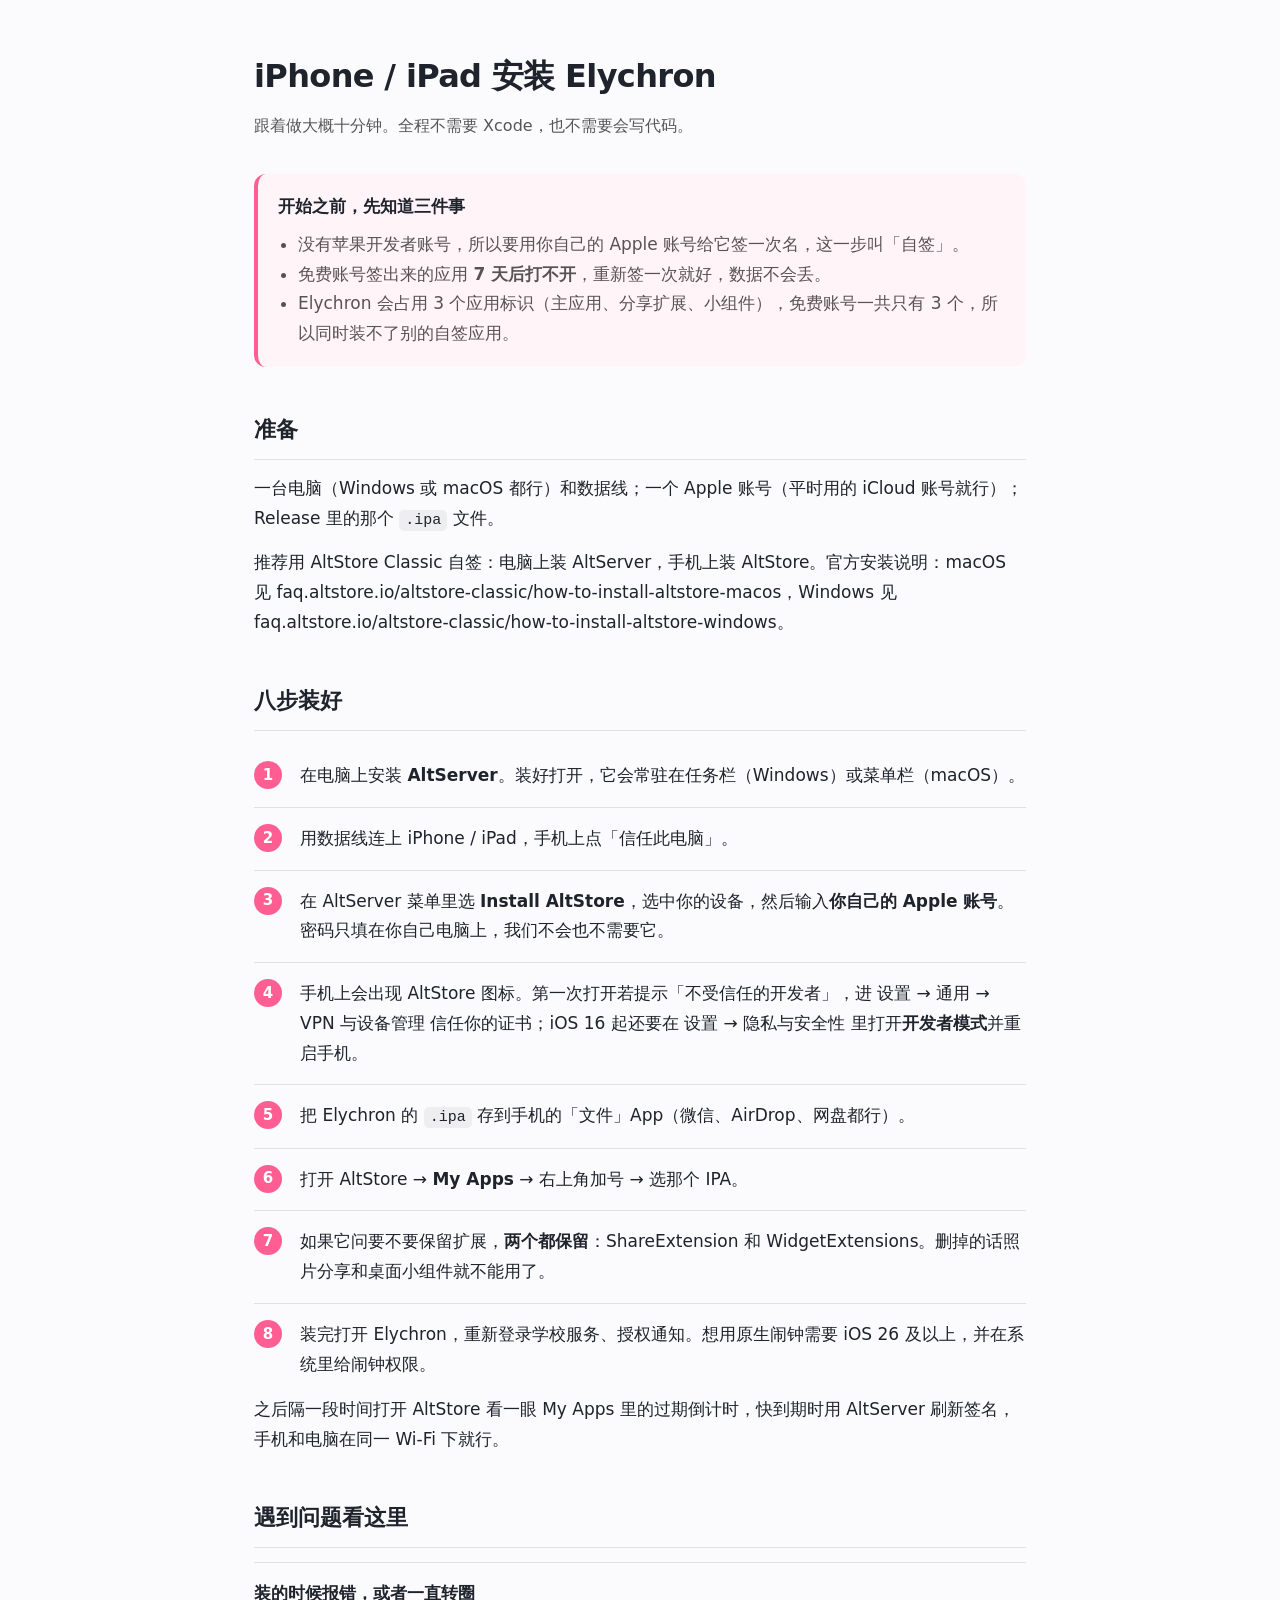
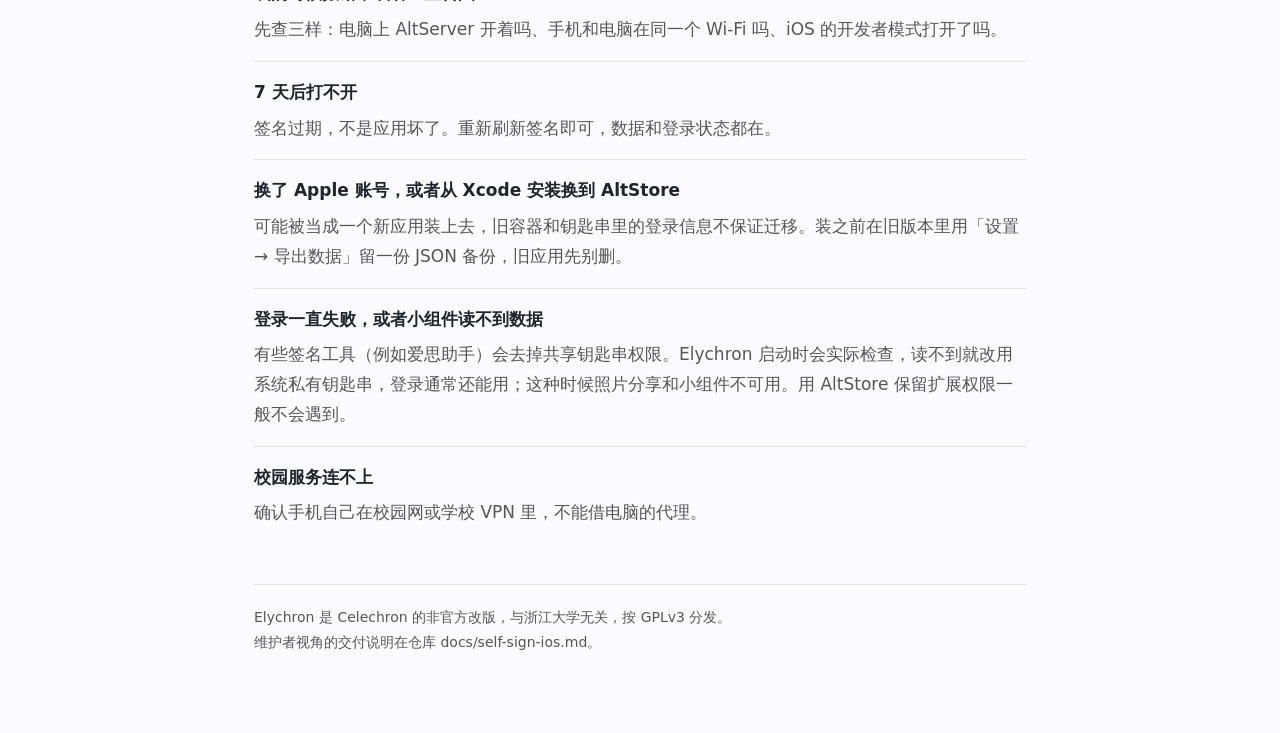
<file: releases/Elychron-v1.5.0-user-bundle/iOS自签安装教程.html>
<!DOCTYPE html>
<html lang="zh-CN">
<head>
<meta charset="utf-8">
<meta name="viewport" content="width=device-width, initial-scale=1">
<title>Elychron iPhone / iPad 自签安装教程</title>
<style>
:root{--pink:#FF5E93;--pink-deep:#D9346B;--ink:#1E232C;--ink-2:rgba(0,0,0,.66);--line:rgba(0,0,0,.1);--soft:#FFF4F8}
*{box-sizing:border-box}
body{margin:0;background:#FBFAFC;color:var(--ink);font:17px/1.75 -apple-system,BlinkMacSystemFont,"PingFang SC","HarmonyOS Sans SC","Microsoft YaHei",system-ui,sans-serif}
.wrap{max-width:820px;margin:0 auto;padding:48px 24px 80px}
h1{font-size:32px;letter-spacing:-.02em;margin:0 0 8px}
.sub{color:var(--ink-2);margin:0 0 34px;font-size:16px}
h2{font-size:22px;margin:44px 0 14px;padding-bottom:10px;border-bottom:1px solid var(--line)}
p{margin:0 0 14px}
.callout{background:var(--soft);border-left:4px solid var(--pink);border-radius:12px;padding:18px 20px;margin:22px 0}
.callout h3{margin:0 0 8px;font-size:17px}
.callout ul{margin:0;padding-left:20px;color:var(--ink-2)}
ol{padding-left:0;counter-reset:s;list-style:none;margin:0}
ol li{counter-increment:s;position:relative;padding:16px 0 16px 46px;border-top:1px solid var(--line)}
ol li:first-child{border-top:0}
ol li::before{content:counter(s);position:absolute;left:0;top:16px;width:28px;height:28px;border-radius:50%;background:var(--pink);color:#fff;font-size:15px;font-weight:700;display:flex;align-items:center;justify-content:center}
code{background:rgba(0,0,0,.05);border-radius:5px;padding:2px 6px;font-size:15px}
.faq{display:grid;gap:16px}
.faq div{border-top:1px solid var(--line);padding-top:16px}
.faq b{display:block;margin-bottom:6px}
.faq p{color:var(--ink-2);margin:0}
footer{margin-top:56px;padding-top:20px;border-top:1px solid var(--line);color:var(--ink-2);font-size:14px}
@media print{body{background:#fff}.wrap{padding:0 0 40px}h2{page-break-after:avoid}ol li{page-break-inside:avoid}}
</style>
</head>
<body>
<div class="wrap">
<h1>iPhone / iPad 安装 Elychron</h1>
<p class="sub">跟着做大概十分钟。全程不需要 Xcode，也不需要会写代码。</p>
<div class="callout"><h3>开始之前，先知道三件事</h3><ul>
<li>没有苹果开发者账号，所以要用你自己的 Apple 账号给它签一次名，这一步叫「自签」。</li>
<li>免费账号签出来的应用 <b>7 天后打不开</b>，重新签一次就好，数据不会丢。</li>
<li>Elychron 会占用 3 个应用标识（主应用、分享扩展、小组件），免费账号一共只有 3 个，所以同时装不了别的自签应用。</li>
</ul></div>
<h2>准备</h2>
<p>一台电脑（Windows 或 macOS 都行）和数据线；一个 Apple 账号（平时用的 iCloud 账号就行）；Release 里的那个 <code>.ipa</code> 文件。</p>
<p>推荐用 AltStore Classic 自签：电脑上装 AltServer，手机上装 AltStore。官方安装说明：macOS 见 faq.altstore.io/altstore-classic/how-to-install-altstore-macos，Windows 见 faq.altstore.io/altstore-classic/how-to-install-altstore-windows。</p>
<h2>八步装好</h2>
<ol>
<li>在电脑上安装 <b>AltServer</b>。装好打开，它会常驻在任务栏（Windows）或菜单栏（macOS）。</li>
<li>用数据线连上 iPhone / iPad，手机上点「信任此电脑」。</li>
<li>在 AltServer 菜单里选 <b>Install AltStore</b>，选中你的设备，然后输入<b>你自己的 Apple 账号</b>。密码只填在你自己电脑上，我们不会也不需要它。</li>
<li>手机上会出现 AltStore 图标。第一次打开若提示「不受信任的开发者」，进 设置 → 通用 → VPN 与设备管理 信任你的证书；iOS 16 起还要在 设置 → 隐私与安全性 里打开<b>开发者模式</b>并重启手机。</li>
<li>把 Elychron 的 <code>.ipa</code> 存到手机的「文件」App（微信、AirDrop、网盘都行）。</li>
<li>打开 AltStore → <b>My Apps</b> → 右上角加号 → 选那个 IPA。</li>
<li>如果它问要不要保留扩展，<b>两个都保留</b>：ShareExtension 和 WidgetExtensions。删掉的话照片分享和桌面小组件就不能用了。</li>
<li>装完打开 Elychron，重新登录学校服务、授权通知。想用原生闹钟需要 iOS 26 及以上，并在系统里给闹钟权限。</li>
</ol>
<p>之后隔一段时间打开 AltStore 看一眼 My Apps 里的过期倒计时，快到期时用 AltServer 刷新签名，手机和电脑在同一 Wi-Fi 下就行。</p>
<h2>遇到问题看这里</h2>
<div class="faq">
<div><b>装的时候报错，或者一直转圈</b><p>先查三样：电脑上 AltServer 开着吗、手机和电脑在同一个 Wi-Fi 吗、iOS 的开发者模式打开了吗。</p></div>
<div><b>7 天后打不开</b><p>签名过期，不是应用坏了。重新刷新签名即可，数据和登录状态都在。</p></div>
<div><b>换了 Apple 账号，或者从 Xcode 安装换到 AltStore</b><p>可能被当成一个新应用装上去，旧容器和钥匙串里的登录信息不保证迁移。装之前在旧版本里用「设置 → 导出数据」留一份 JSON 备份，旧应用先别删。</p></div>
<div><b>登录一直失败，或者小组件读不到数据</b><p>有些签名工具（例如爱思助手）会去掉共享钥匙串权限。Elychron 启动时会实际检查，读不到就改用系统私有钥匙串，登录通常还能用；这种时候照片分享和小组件不可用。用 AltStore 保留扩展权限一般不会遇到。</p></div>
<div><b>校园服务连不上</b><p>确认手机自己在校园网或学校 VPN 里，不能借电脑的代理。</p></div>
</div>
<footer>Elychron 是 Celechron 的非官方改版，与浙江大学无关，按 GPLv3 分发。<br>维护者视角的交付说明在仓库 docs/self-sign-ios.md。</footer>
</div>
</body>
</html>
</file>
<file: site/style.css>
/* ============================================================
   Elychron 官网 —— 深色氛围 + 粉色点缀
   参考 deepseek.com/harness 的表达方式（不是只抄令牌）：
   深色渐变底 + 光晕、真实产品窗口悬浮、分区是带内容的面板、
   收尾有强光晕的 CTA、导航是浮起的胶囊。
   ============================================================ */
:root{
  --bg:#FBFAFC; --bg-2:#F4F1F5; --surface:#FFFFFF; --surface-2:#F7F5F8;
  --ink:#17171C; --ink-2:rgba(0,0,0,.62); --ink-3:rgba(0,0,0,.40);
  --line:rgba(0,0,0,.08); --line-2:rgba(0,0,0,.14);
  --btn:#141419; --btn-text:#fff;
  --pink:#FF5E93; --pink-2:#E8437C; --pink-glow:rgba(255,94,147,.22);
  --pill:100px; --r:16px; --maxw:1120px;
  --font:-apple-system,BlinkMacSystemFont,"PingFang SC","HarmonyOS Sans SC","Microsoft YaHei",system-ui,sans-serif;
  --mono:ui-monospace,SFMono-Regular,Menlo,Consolas,monospace;
}
*{box-sizing:border-box}
html{scroll-behavior:smooth}
body{
  margin:0; background:var(--bg); color:var(--ink); font:16px/1.6 var(--font);
  -webkit-font-smoothing:antialiased; overflow-x:hidden;
}
body::before, body::after{display:none}
  content:""; position:fixed; inset:0; z-index:0; pointer-events:none; opacity:.5;
  background-image:radial-gradient(rgba(255,255,255,.055) 1px, transparent 1px);
  background-size:26px 26px;
  -webkit-mask-image:radial-gradient(120% 80% at 50% 0%, #000 20%, transparent 78%);
  mask-image:radial-gradient(120% 80% at 50% 0%, #000 20%, transparent 78%);

a, a:link, a:visited{color:inherit; text-decoration:none}
a:active{color:inherit}
.navlinks a, .navlinks a:link, .navlinks a:visited{color:var(--ink-2)}
.navlinks a:hover{color:var(--ink)}
.links a, .links a:link, .links a:visited{color:var(--ink-2)}
.mirrors .src, .mirrors .src:link, .mirrors .src:visited{color:var(--ink)}
.faq a, .faq a:link, .faq a:visited{color:var(--pink-2)}
a:hover{color:var(--pink-2)}
.mono{font-family:var(--mono); font-variant-numeric:tabular-nums}
:focus-visible{outline:2px solid var(--pink); outline-offset:3px; border-radius:8px}
main, .navwrap, .footer{position:relative; z-index:1}
main{max-width:var(--maxw); margin:0 auto; padding:0 24px}

/* ===== 浮起的胶囊导航 ===== */
.navwrap{position:sticky; top:14px; z-index:50; padding:0 24px}
.nav{max-width:var(--maxw); margin:0 auto; display:flex; align-items:center; justify-content:space-between; gap:16px;
  padding:9px 12px 9px 16px; border-radius:var(--pill);
  background:rgba(18,18,22,.72); border:1px solid var(--line);
  backdrop-filter:saturate(160%) blur(18px); box-shadow:0 18px 44px -30px #000}
.logo{display:flex; align-items:center; gap:9px; font-size:15px; font-weight:600; letter-spacing:-.01em}
.logo img{width:22px; height:22px; border-radius:7px}
.tagbadge{padding:2px 7px; border:1px solid var(--line-2); border-radius:6px; font-size:9.5px; letter-spacing:.1em; color:var(--ink-3)}
.navlinks{display:flex; align-items:center; gap:22px; font-size:14.5px; color:var(--ink-2)}
.navlinks a:hover{color:var(--ink)}
.btn{display:inline-flex; align-items:center; justify-content:center; gap:8px; padding:11px 20px;
  border-radius:var(--pill); border:1px solid var(--line-2); font-size:15px; font-weight:500; color:var(--ink);
  background:transparent; transition:background .18s ease, border-color .18s ease, transform .18s ease, color .18s ease}
.btn:hover{border-color:var(--ink-3); background:rgba(255,255,255,.05)}
.btn.primary{background:var(--btn); border-color:var(--btn); color:var(--btn-text)}
.btn.primary:hover{transform:translateY(-1px); background:#000; color:#fff}
.btn.small{padding:8px 16px; font-size:14px}

/* ===== Hero ===== */
.hero{position:relative; padding:96px 0 0; text-align:center}
.glow{position:absolute; left:50%; top:-160px; width:120vw; height:640px; transform:translateX(-50%);
  z-index:-1; pointer-events:none;
  background:radial-gradient(50% 50% at 50% 50%,var(--pink-glow),transparent 70%)}
.eyebrow{margin:0 0 18px; font-size:11px; letter-spacing:.2em; text-transform:uppercase; color:var(--pink-2); font-weight:600}
.hero h1{margin:0 auto 18px; max-width:20em; font-size:clamp(28px,4.4vw,48px); font-weight:600; letter-spacing:-.025em; line-height:1.32}
.lede{margin:0 auto 30px; max-width:36em; font-size:16px; line-height:1.65; color:var(--ink-2)}
.cta{display:flex; gap:11px; justify-content:center; flex-wrap:wrap}

/* ===== 产品预览：真实的 App 窗口 ===== */
.preview{position:relative; margin:64px auto 0; max-width:920px}
.window{position:relative; border-radius:18px; overflow:hidden; text-align:left;
  background:linear-gradient(180deg,#15151A,#0F0F13); border:1px solid var(--line-2);
  box-shadow:0 60px 120px -60px #000, 0 0 0 1px rgba(0,0,0,.6), 0 0 90px -30px var(--pink-glow)}
.winbar{display:flex; align-items:center; gap:12px; padding:11px 14px; border-bottom:1px solid var(--line);
  background:rgba(255,255,255,.02)}
.wdots{display:flex; gap:6px}
.wdots i{width:10px; height:10px; border-radius:50%}
.wdots i:nth-child(1){background:#FF5F57}.wdots i:nth-child(2){background:#FEBC2E}.wdots i:nth-child(3){background:#28C840}
.wintitle{font-size:12px; color:var(--ink-3)}
.winpill{margin-left:auto; padding:2px 8px; border:1px solid var(--line); border-radius:6px; font-size:9.5px; color:var(--ink-3)}
.winbody{display:grid; grid-template-columns:184px 1fr; min-height:392px}
.winside{display:flex; flex-direction:column; gap:2px; padding:16px 12px; border-right:1px solid var(--line);
  background:rgba(255,255,255,.015)}
.wgroup{margin:0 0 8px; padding-left:8px; font-size:9.5px; letter-spacing:.14em; color:var(--ink-3)}
.witem{padding:8px 10px; border-radius:9px; font-size:13.5px; color:var(--ink-2); display:flex; align-items:center; gap:8px}
.witem.on{background:rgba(255,255,255,.06); color:var(--ink)}
.wcount{margin-left:auto; padding:1px 7px; border-radius:var(--pill); background:var(--pink); color:#1a0a12; font-size:10.5px; font-weight:700}
.winmain{display:flex; flex-direction:column; gap:16px; padding:18px}
.wtiles{display:grid; grid-template-columns:1.4fr 1fr; gap:12px}
.wtile{padding:14px 15px; border-radius:13px; background:var(--surface); border:1px solid var(--line);
  display:flex; flex-direction:column; gap:5px}
.wtile.focus{background:linear-gradient(150deg,rgba(255,111,160,.14),rgba(255,255,255,.02))}
.wtilelabel{margin:0; font-size:9.5px; letter-spacing:.14em; color:var(--pink-2)}
.wtile b{font-size:16.5px; font-weight:600; letter-spacing:-.01em}
.wtile .num{font-family:var(--mono); font-size:24px; color:var(--pink-2)}
.wsub{font-size:12px; color:var(--ink-3)}
.wlist{display:flex; flex-direction:column; padding:14px 15px; border-radius:13px; background:var(--surface); border:1px solid var(--line)}
.wrow{display:flex; align-items:center; gap:10px; padding:11px 0; border-top:1px solid var(--line); font-size:13.5px; color:var(--ink)}
.wrow:first-of-type{border-top:0}
.wrow em{margin-left:auto; font-style:normal; font-size:11.5px; color:var(--ink-3)}
.wdot{width:7px; height:7px; border-radius:2px; flex:0 0 auto}
.wdot.p{background:var(--pink)}.wdot.g{background:#4ED08A}.wdot.b{background:#5B8CFF}
.winreflect{position:absolute; left:6%; right:6%; top:100%; height:120px; border-radius:18px;
  background:linear-gradient(180deg,rgba(255,255,255,.05),transparent 70%); filter:blur(6px); opacity:.6}

/* ===== 分节 ===== */
.section{padding:92px 0; border-top:1px solid var(--line)}
.shead{margin:0 0 40px}
.shead.center{text-align:center; margin-left:auto; margin-right:auto; max-width:44em}
.section h2{margin:0 0 12px; font-size:clamp(21px,2.6vw,30px); font-weight:600; letter-spacing:-.02em; line-height:1.36}
.sub{margin:0; font-size:15.5px; color:var(--ink-2); line-height:1.65}
.sub b{color:var(--ink); font-weight:600}

/* 卖点：内容面板 + 左右翻页 */
.slides{max-width:860px; margin:0 auto}
.strack{display:flex; gap:18px; overflow-x:auto; scroll-snap-type:x mandatory; -webkit-overflow-scrolling:touch;
  scrollbar-width:none; outline:none; padding-bottom:6px}
.strack::-webkit-scrollbar{display:none}
.strack:focus-visible{outline:2px solid var(--pink); outline-offset:6px; border-radius:18px}
.sslide{flex:0 0 100%; scroll-snap-align:start; box-sizing:border-box}
.spanel{padding:26px 26px 22px; border-radius:var(--r); border:1px solid var(--line);
  background:linear-gradient(180deg,rgba(255,255,255,.045),rgba(255,255,255,.015))}
.snum{margin:0 0 12px; font-size:10.5px; letter-spacing:.16em; color:var(--pink-2); font-weight:600}
.spanel h3{margin:0 0 8px; font-size:22px; font-weight:600; letter-spacing:-.02em}
.slist{list-style:none; margin:0; padding:0}
.slist li{padding:15px 0 14px; border-top:1px solid var(--line); font-size:15px; color:var(--ink-2); line-height:1.6}
.slist b{display:block; margin-bottom:5px; font-size:16px; font-weight:600; color:var(--ink)}
.slidebar{display:flex; align-items:center; justify-content:center; gap:16px; margin-top:24px}
.sarrow{width:36px; height:36px; padding:0; border:1px solid var(--line-2); border-radius:var(--pill);
  background:transparent; color:var(--ink-2); font:inherit; font-size:14px; cursor:pointer; line-height:1}
.sarrow:hover{border-color:var(--ink-3); color:var(--ink)}
.sdots{display:flex; gap:9px}
.sdot{width:7px; height:7px; padding:0; border:0; border-radius:50%; background:var(--line-2); cursor:pointer;
  transition:background .2s, transform .2s}
.sdot[aria-current="true"]{background:var(--pink); transform:scale(1.3)}

/* 功能：2×2 带内容的面板 */
.fgrid{display:grid; gap:18px; grid-template-columns:repeat(2,minmax(0,1fr))}
.fpanel{padding:24px; border-radius:var(--r); border:1px solid var(--line);
  background:linear-gradient(180deg,rgba(255,255,255,.045),rgba(255,255,255,.012));
  display:flex; flex-direction:column; gap:12px}
.fpanel h3{margin:0; font-size:17.5px; font-weight:600; letter-spacing:-.01em}
.fpanel p{margin:0; font-size:14.5px; color:var(--ink-2); line-height:1.66}
.mini{margin-top:auto; padding:12px 13px; border-radius:12px; background:rgba(0,0,0,.32); border:1px solid var(--line);
  display:flex; flex-direction:column; gap:0}
.mini .wrow{font-size:13px; padding:9px 0}
.mini.chat{gap:8px}
.bub{margin:0; padding:9px 12px; border-radius:11px; font-size:12.5px; line-height:1.5; max-width:92%}
.bub.user{align-self:flex-end; background:rgba(255,255,255,.09); color:var(--ink)}
.bub.ai{align-self:flex-start; background:rgba(255,111,160,.14); color:var(--pink-2); border:1px solid rgba(255,111,160,.24)}
.mini.sync{flex-direction:row; align-items:center; justify-content:space-between; gap:10px; padding:16px 13px}
.dev{padding:6px 12px; border-radius:var(--pill); border:1px solid var(--line-2); font-size:12.5px; color:var(--ink-2)}
.wire{flex:1 1 auto; height:1px; background:linear-gradient(90deg,transparent,var(--pink),transparent)}
.mini.grid{display:grid; grid-template-columns:repeat(4,1fr); gap:6px; padding:14px}
.slot{height:22px; border-radius:6px; background:rgba(255,255,255,.07)}
.slot.a{background:rgba(255,111,160,.75)}
.slot.c{background:rgba(255,163,196,.5)}

/* ===== 下载 ===== */
.platform{padding:30px 0 6px; border-top:1px solid var(--line)}
.platform:first-of-type{border-top:0; padding-top:0}
.p-head{display:flex; align-items:baseline; justify-content:space-between; gap:14px; flex-wrap:wrap; margin-bottom:6px}
.p-head h3{margin:0; font-size:18px; font-weight:600}
.meta-line{margin:0; font-size:10.5px; letter-spacing:.14em; text-transform:uppercase; color:var(--ink-3)}
.mirrors{list-style:none; margin:6px 0 0; padding:0; max-width:860px}
.mirrors li{display:grid; grid-template-columns:minmax(120px,160px) 1fr auto; gap:14px; align-items:center;
  padding:14px 0; border-top:1px solid var(--line)}
.mirrors .src{font-size:15px; font-weight:600}
.mirrors .why{font-size:13.5px; color:var(--ink-2)}
.mirrors .tail{display:flex; align-items:center; gap:10px; justify-self:end}
.link{font-size:13.5px; font-weight:500; padding:7px 16px; border-radius:var(--pill); border:1px solid var(--line-2);
  transition:border-color .18s ease, background .18s ease, color .18s ease}
.link:hover{border-color:var(--pink); color:var(--pink-2); background:rgba(255,111,160,.08)}
.link.todo{color:var(--ink-3); border-style:dashed; pointer-events:none}
.code{font-family:var(--mono); font-size:11px; color:var(--ink-3); border:1px solid var(--line); border-radius:6px; padding:3px 8px; white-space:nowrap}

/* ===== 隐私 / FAQ ===== */
.seal{max-width:60em; margin:0 auto; padding:26px 0 0; border-top:1px solid var(--line); text-align:center}
.seal-tag{display:inline-block; margin:0 0 12px; padding:4px 11px; border-radius:var(--pill); font-size:10px;
  letter-spacing:.16em; font-weight:700; color:#1a0a12; background:var(--pink)}
.seal p{margin:0; font-size:15.5px; line-height:1.7}
.bullets{margin:22px auto 0; padding-left:18px; max-width:60em; color:var(--ink-2); font-size:15px; line-height:1.7}
.bullets li{margin:9px 0}
.faq{margin:0 auto; max-width:60em}
.faq > div{padding:20px 0; border-top:1px solid var(--line)}
.faq dt{font-size:16px; font-weight:600}
.faq dd{margin:7px 0 0; font-size:15px; color:var(--ink-2); line-height:1.66}

/* ===== 收尾 CTA ===== */
.endcta{position:relative; margin:92px 0 0; padding:96px 24px 104px; text-align:center; border-top:1px solid var(--line)}
.endcta .glow{top:-60px; height:520px; background:radial-gradient(46% 46% at 50% 50%,rgba(255,111,160,.26),transparent 70%)}
.endcta h2{margin:0 0 14px; font-size:clamp(24px,3.4vw,38px); font-weight:600; letter-spacing:-.025em; line-height:1.3}
.endcta .sub{margin:0 auto 30px; max-width:38em}
.endcta .cta{position:relative; z-index:1}

/* ===== 页脚 ===== */
.footer{border-top:1px solid var(--line); padding:36px 24px 56px; text-align:center; color:var(--ink-3); font-size:13.5px}
.brandline{margin:0; font-size:10.5px; letter-spacing:.18em}
.links{margin:14px 0 0}
.links a{margin:0 11px; color:var(--ink-2)}
.links a:hover{color:var(--pink-2)}
.fine{margin-top:16px; font-size:11.5px; line-height:1.7; opacity:.8}

/* ===== PWA / iPhone ===== */
.ios-hint{position:fixed; left:12px; right:12px; bottom:calc(12px + env(safe-area-inset-bottom)); z-index:60;
  display:flex; flex-wrap:wrap; gap:12px; align-items:center; padding:13px 15px; border-radius:var(--r);
  background:rgba(18,18,22,.94); border:1px solid var(--line-2); color:var(--ink);
  backdrop-filter:blur(14px); box-shadow:0 20px 50px -24px #000; font-size:13.5px}
.ios-hint[hidden]{display:none}
.ios-hint span{flex:1 1 auto; min-width:0; line-height:1.5}
.ios-hint button{margin-left:auto; flex:0 0 auto; border:0; border-radius:var(--pill); padding:8px 15px;
  background:var(--btn); color:var(--btn-text); font-size:13px; font-weight:600}
@supports (padding: env(safe-area-inset-left)) {
  main, .navwrap{padding-left:calc(24px + env(safe-area-inset-left)); padding-right:calc(24px + env(safe-area-inset-right))}
  .footer{padding-bottom:calc(56px + env(safe-area-inset-bottom))}
}
@media (display-mode: standalone){ body{overscroll-behavior-y:none} .navwrap{top:8px} }

/* ===== 窄屏 ===== */
@media (max-width:860px){
  main, .navwrap{padding-left:20px; padding-right:20px}
  .nav{padding:8px 10px 8px 14px}
  .navlinks{display:none}
  .hero{padding-top:64px}
  .preview{margin-top:44px}
  .winbody{grid-template-columns:1fr; min-height:0}
  .winside{flex-direction:row; flex-wrap:wrap; gap:6px; border-right:0; border-bottom:1px solid var(--line); padding:12px}
  .wgroup{display:none}
  .witem{font-size:12.5px; padding:6px 10px}
  .wtiles{grid-template-columns:1fr}
  .section{padding:64px 0}
  .endcta{margin-top:64px; padding:72px 20px 80px}
  .mirrors li{grid-template-columns:1fr auto; row-gap:6px}
  .mirrors .why{grid-column:1 / -1; order:3}
}

/* ===== 背景：亮色 + 会动的光斑（DSH 那种氛围，但用我们的粉色）===== */
body{background:var(--bg)}
.bgfield{position:fixed; inset:0; z-index:0; overflow:hidden; pointer-events:none}
.bgfield i{position:absolute; display:block; border-radius:50%; filter:blur(70px); opacity:.55;
  will-change:transform}
.bgfield i:nth-child(1){width:52vw; height:52vw; left:-8vw; top:-14vw;
  background:radial-gradient(circle at 40% 40%,rgba(255,111,160,.55),transparent 66%);
  animation:drift1 26s ease-in-out infinite}
.bgfield i:nth-child(2){width:44vw; height:44vw; right:-10vw; top:6vw;
  background:radial-gradient(circle at 50% 50%,rgba(180,120,255,.30),transparent 68%);
  animation:drift2 34s ease-in-out infinite}
.bgfield i:nth-child(3){width:60vw; height:40vw; left:18vw; bottom:-16vw;
  background:radial-gradient(circle at 50% 50%,rgba(255,180,120,.22),transparent 70%);
  animation:drift3 40s ease-in-out infinite}
.bgfield::after{content:""; position:absolute; inset:0; opacity:.55;
  background-image:radial-gradient(rgba(0,0,0,.045) 1px, transparent 1px); background-size:26px 26px;
  -webkit-mask-image:radial-gradient(120% 80% at 50% 0%,#000 10%,transparent 76%);
  mask-image:radial-gradient(120% 80% at 50% 0%,#000 10%,transparent 76%)}
@keyframes drift1{0%,100%{transform:translate3d(0,0,0) scale(1)}50%{transform:translate3d(6vw,4vw,0) scale(1.12)}}
@keyframes drift2{0%,100%{transform:translate3d(0,0,0) scale(1)}50%{transform:translate3d(-5vw,6vw,0) scale(1.08)}}
@keyframes drift3{0%,100%{transform:translate3d(0,0,0) scale(1)}50%{transform:translate3d(4vw,-5vw,0) scale(1.14)}}
@media (prefers-reduced-motion: reduce){ .bgfield i{animation:none} }

/* ===== 亮底适配：导航/面板/收尾都改成浅色玻璃感 ===== */
.nav{background:rgba(255,255,255,.72); box-shadow:0 14px 34px -26px rgba(0,0,0,.5)}
.bgfield ~ *{}
.spanel, .fpanel{background:linear-gradient(180deg,#fff,#FAF8FB); box-shadow:0 18px 40px -34px rgba(0,0,0,.4)}
.mini{background:#F5F3F7; border-color:var(--line)}
.window{box-shadow:0 50px 110px -50px rgba(60,20,40,.45), 0 0 90px -30px var(--pink-glow)}
.endcta .glow{background:radial-gradient(46% 46% at 50% 50%,rgba(255,94,147,.18),transparent 70%)}
.hero .glow{background:radial-gradient(50% 50% at 50% 50%,rgba(255,94,147,.16),transparent 70%)}
.links a:hover{color:var(--pink-2)}
.bullets{color:var(--ink-2)}
.faq dd{color:var(--ink-2)}
.sub{color:var(--ink-2)}

/* ===== 窗口是浅色页面上的一块「深色孤岛」：它内部的令牌必须自己带，不能继承页面的亮色 ===== */
.window{
  --surface:rgba(255,255,255,.045); --surface-2:rgba(255,255,255,.06);
  --ink:#F5F5F7; --ink-2:rgba(255,255,255,.66); --ink-3:rgba(255,255,255,.44);
  --line:rgba(255,255,255,.09); --line-2:rgba(255,255,255,.16);
  --pink-2:#FFA3C4;
  color:var(--ink);
}
.window .winside{background:rgba(255,255,255,.015)}
.window .wtile{background:var(--surface)}
.window .wtile.focus{background:linear-gradient(150deg,rgba(255,111,160,.20),rgba(255,255,255,.03))}
.window .wlist{background:var(--surface)}
.window .wgroup{color:var(--ink-3)}
.window .witem{color:var(--ink-2)}
.window .witem.on{background:rgba(255,255,255,.07); color:var(--ink)}

@media (max-width:820px){ .fgrid{grid-template-columns:1fr} }
/* 页脚版本标记：一眼看出线上是不是最新 */
.sitever{margin:0 0 10px; font-size:10.5px; letter-spacing:.14em; color:var(--ink-3); opacity:.8}

/* ===== 链接收口（作者样式不一定稳赢 UA，这里从根上钉死）===== */
a, a:link, a:visited, a:hover, a:active{ text-decoration:none; }
.logo, .logo:link, .logo:visited{ color:var(--ink) !important; }
.navlinks a, .navlinks a:link, .navlinks a:visited{ color:var(--ink-2) !important; }
.navlinks a:hover{ color:var(--ink) !important; }
.links a, .links a:link, .links a:visited{ color:var(--ink-2) !important; }
.mirrors .src, .mirrors .src:link, .mirrors .src:visited{ color:var(--ink) !important; }
.link, .link:link, .link:visited{ color:var(--ink) !important; }
.link.todo, .link.todo:link, .link.todo:visited{ color:var(--ink-3) !important; }
.btn, .btn:link, .btn:visited{ color:var(--ink) !important; }
.btn.primary, .btn.primary:link, .btn.primary:visited{ color:#fff !important; }
.btn.primary:hover{ color:#fff !important; }
.footer a, .footer a:link, .footer a:visited{ color:var(--ink-2) !important; }
</file>
